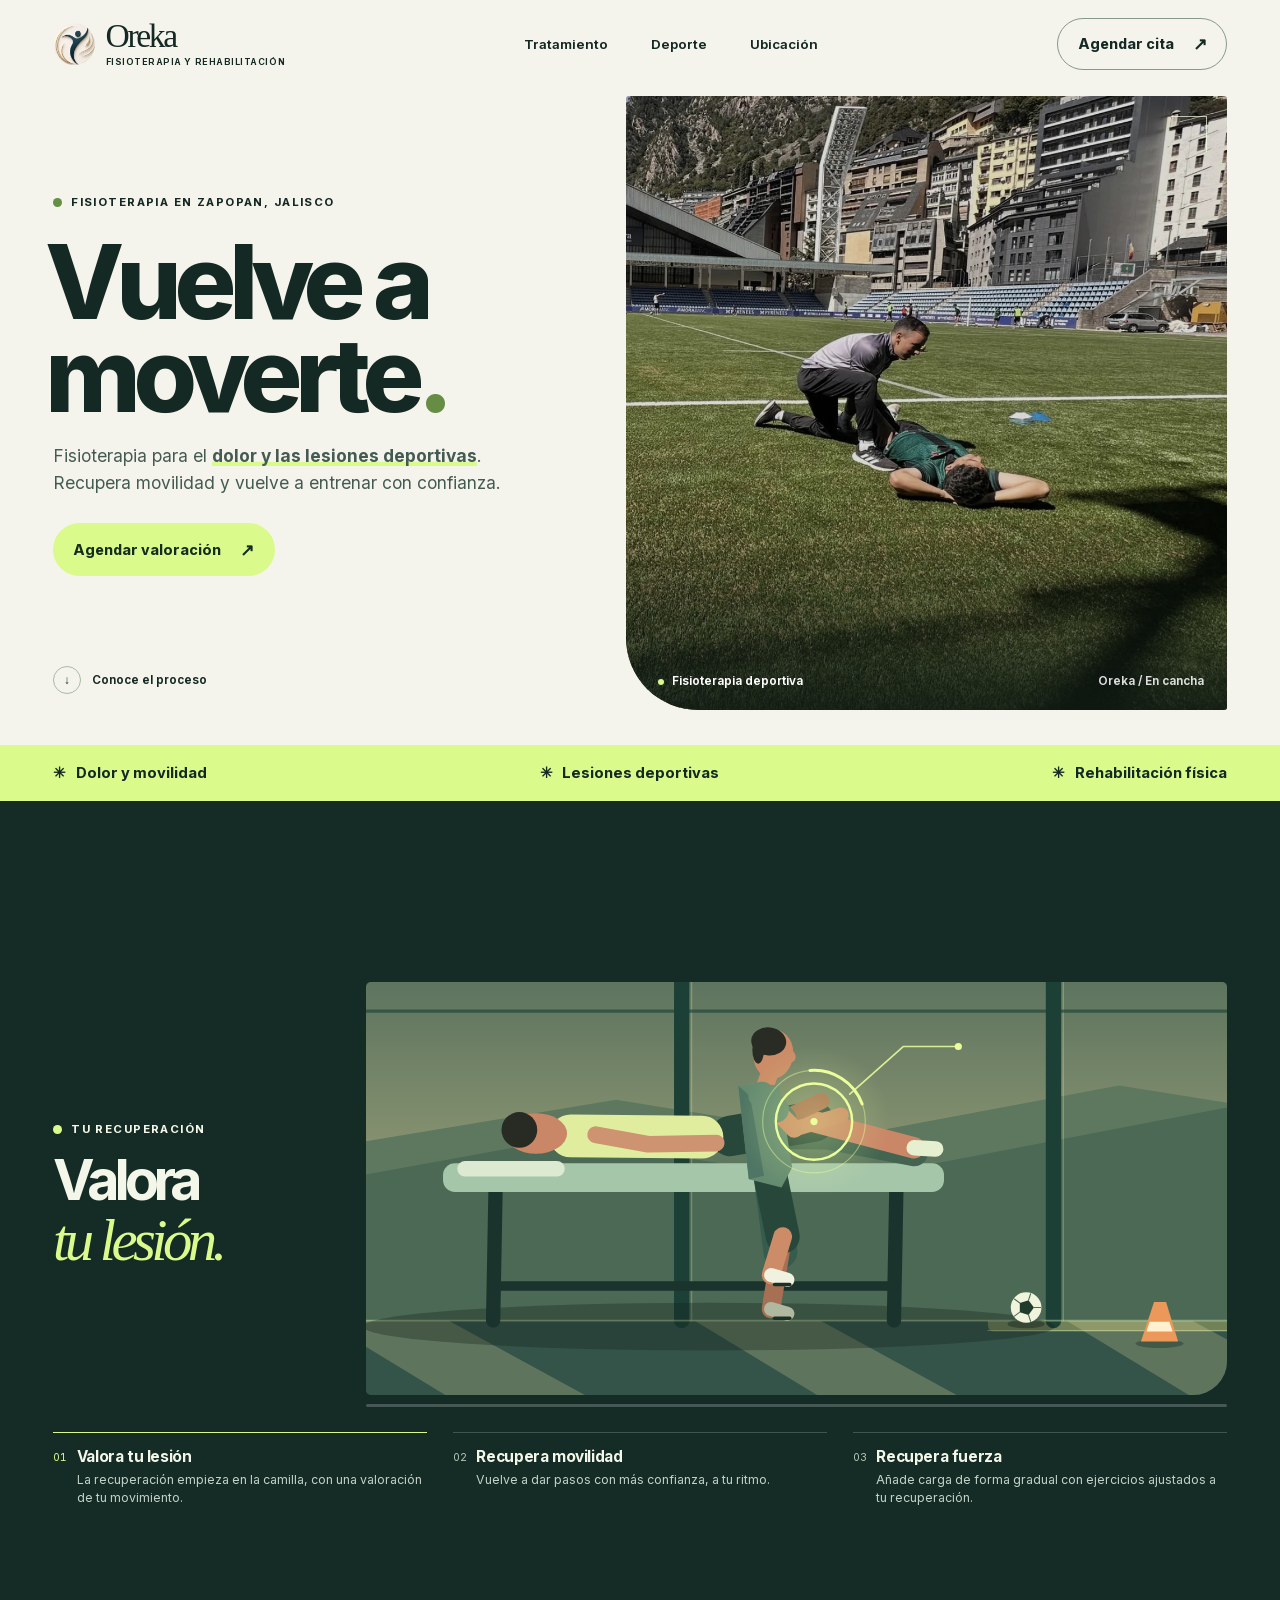
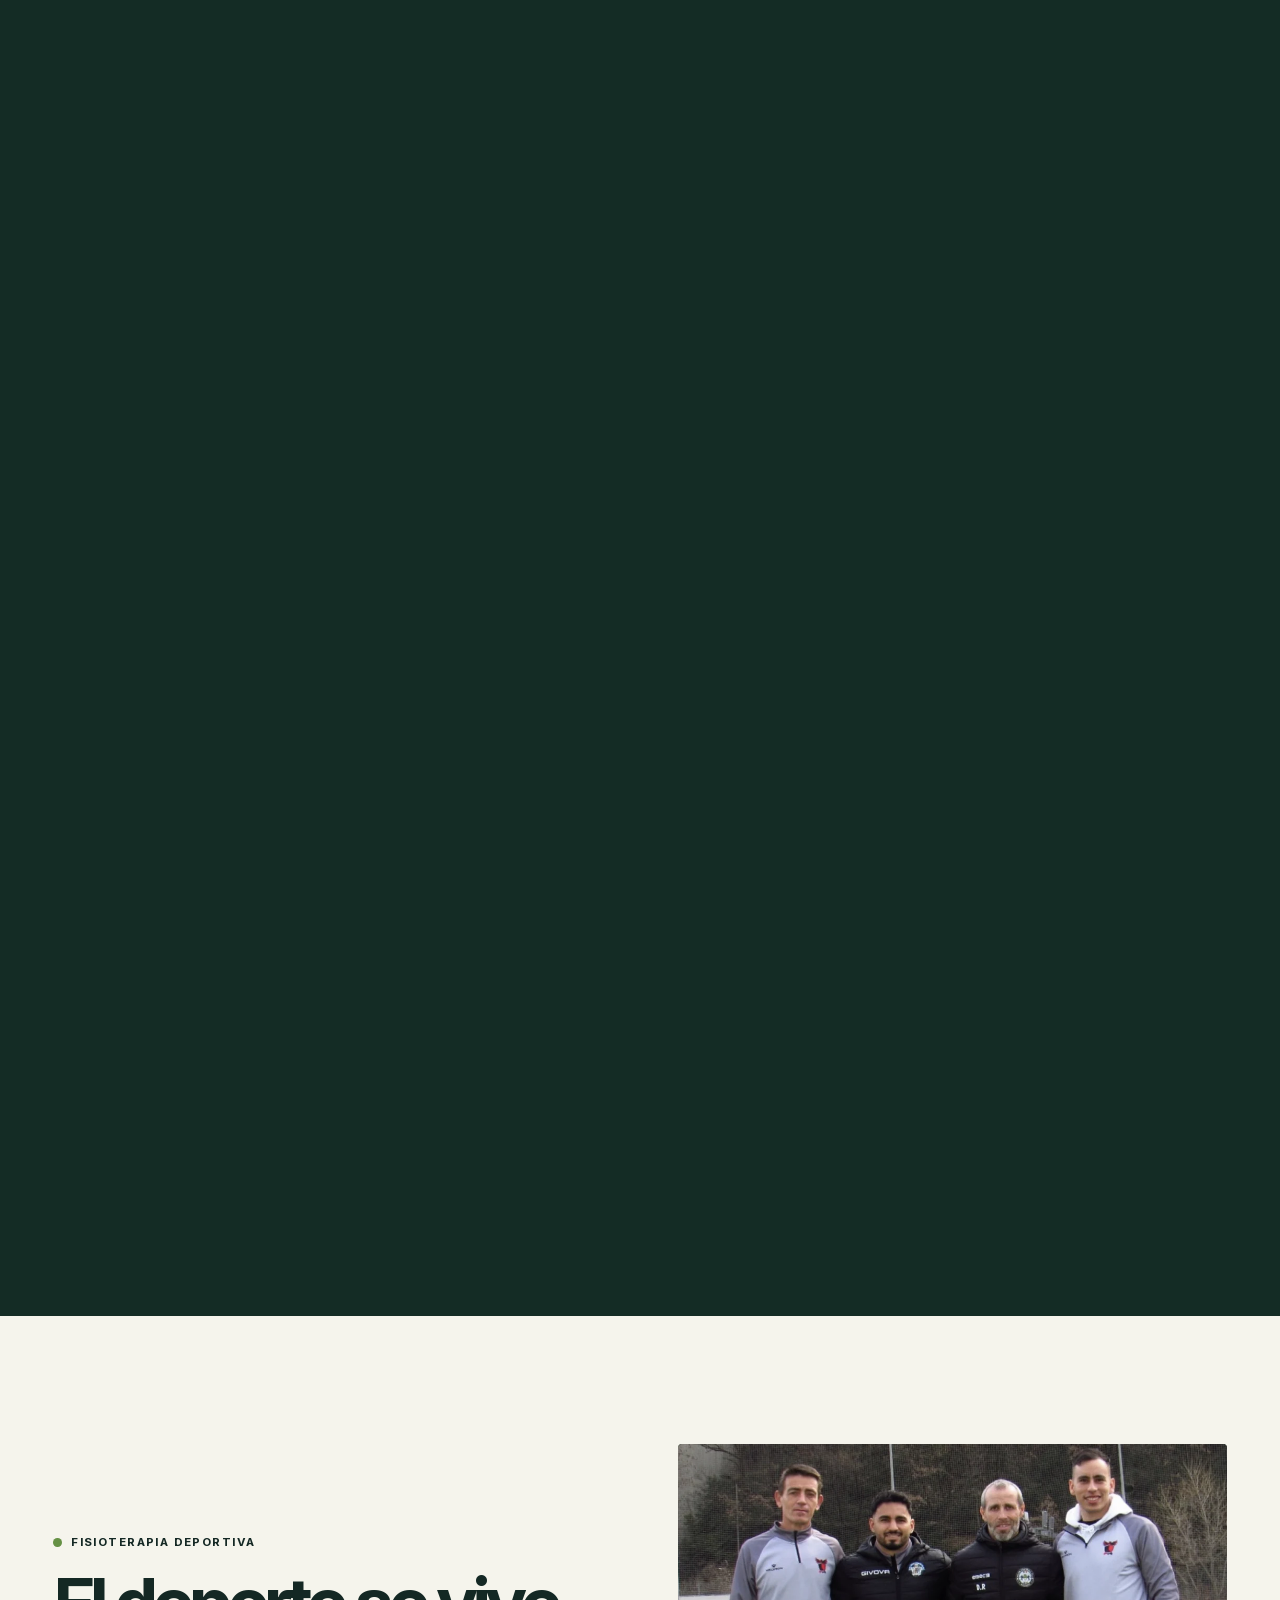
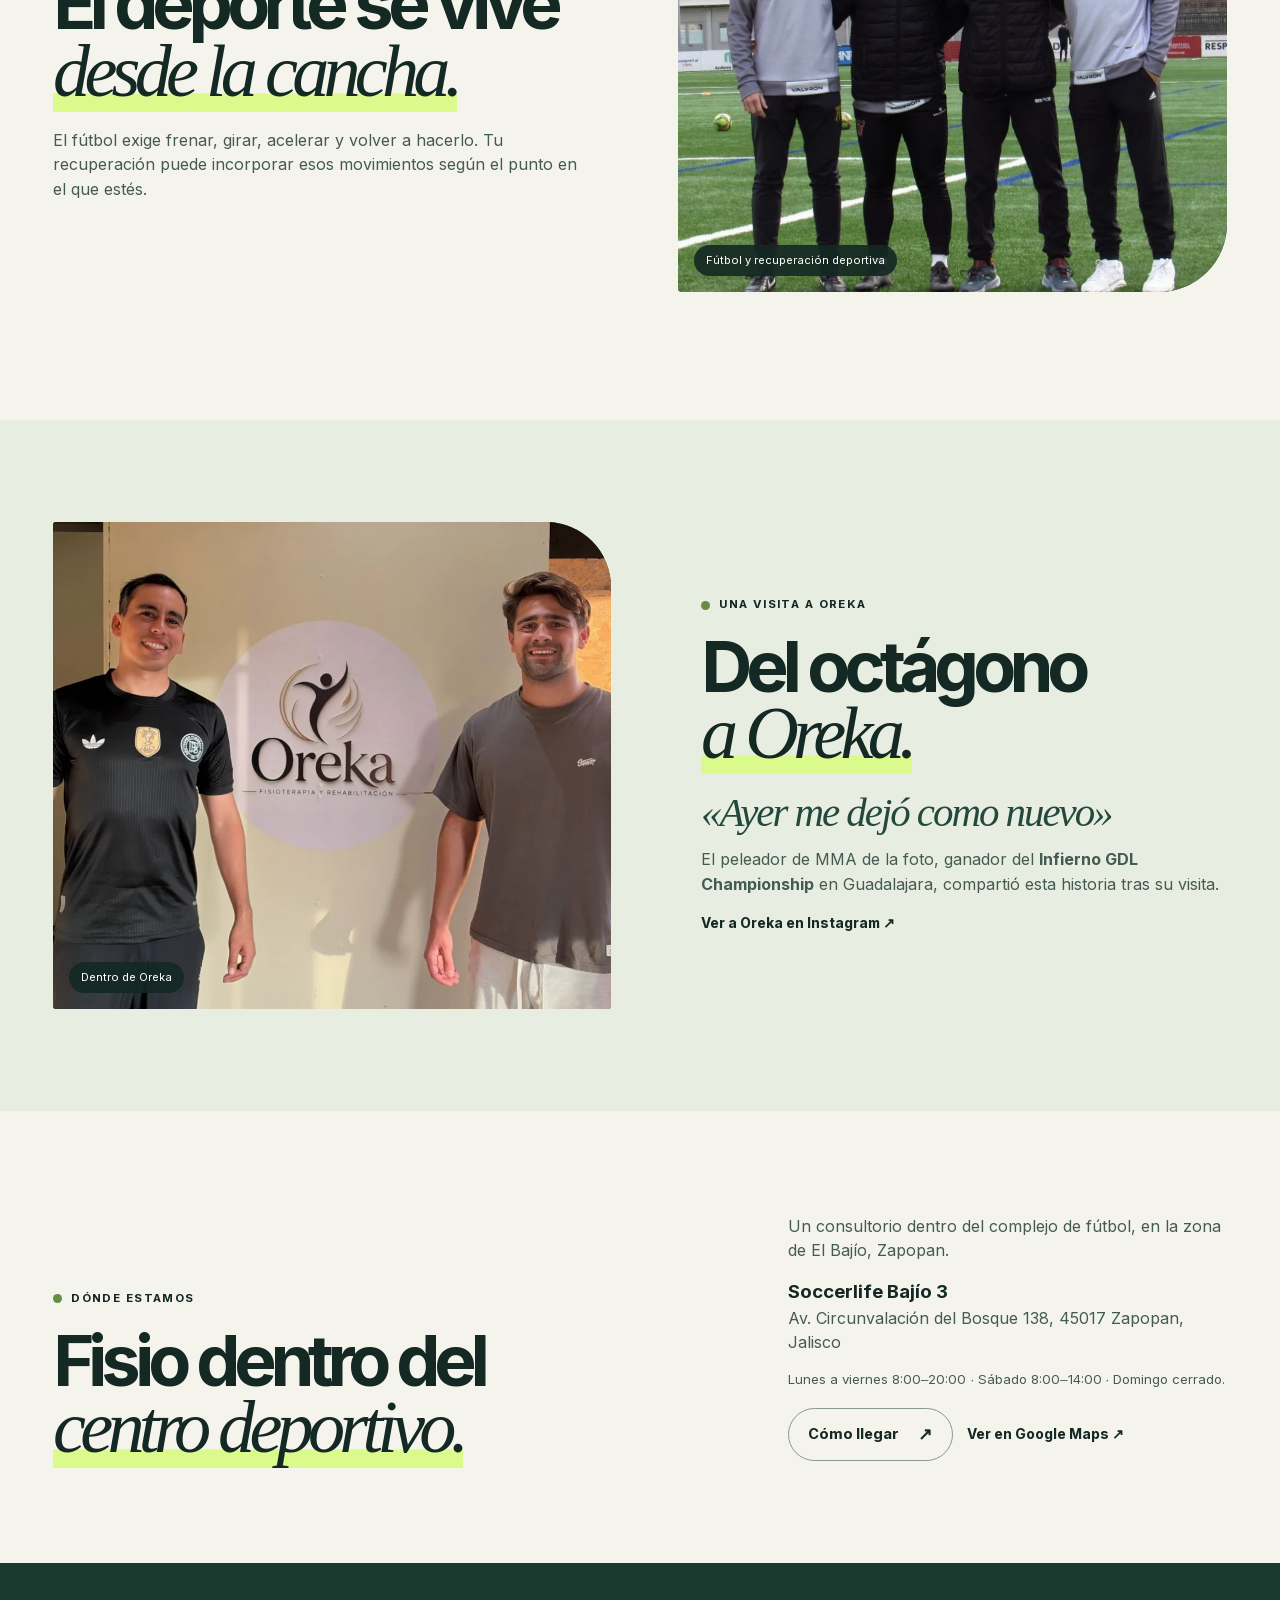
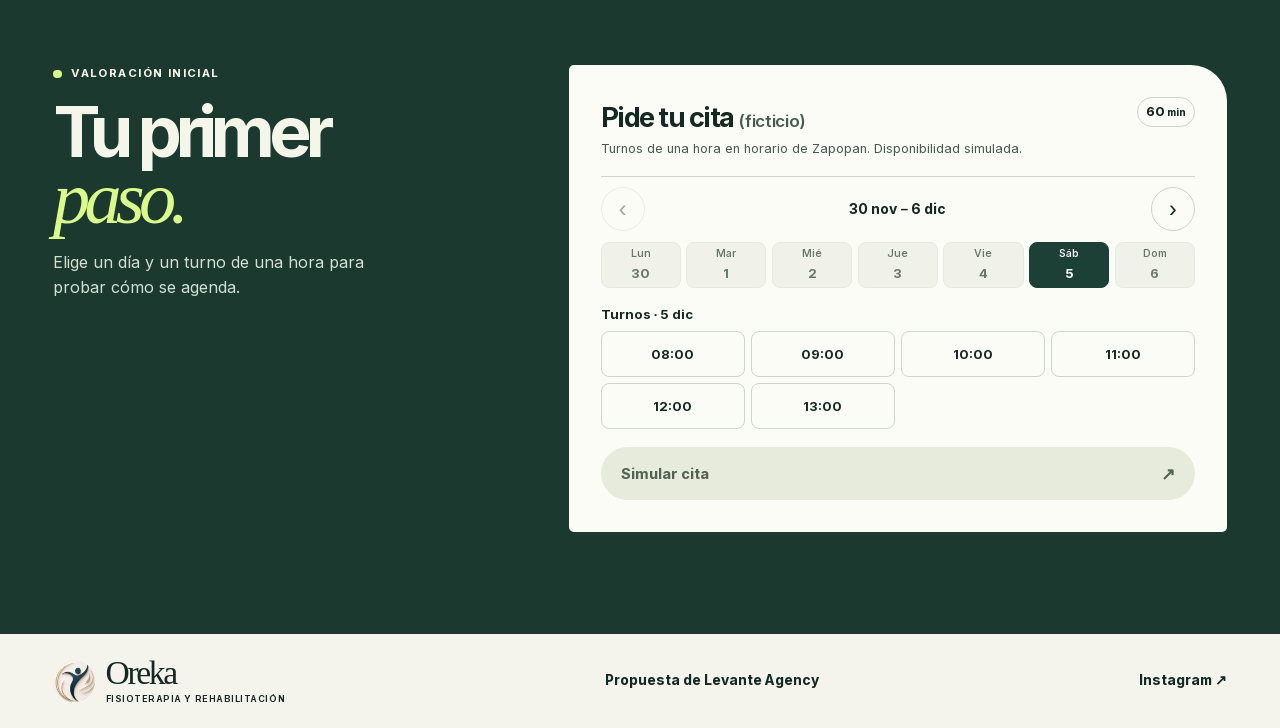
<file: index.html>
<!doctype html>
<html lang="es-MX">
<head>
  <meta charset="utf-8">
  <meta name="viewport" content="width=device-width, initial-scale=1">
  <meta name="theme-color" content="#f5f4ec">
  <meta name="robots" content="noindex, nofollow">
  <meta name="description" content="Oreka Fisioterapia y Rehabilitación en Zapopan, Jalisco. Fisioterapia para el dolor, lesiones deportivas y recuperación de la movilidad.">
  <meta property="og:title" content="Oreka Fisioterapia y Rehabilitación">
  <meta property="og:description" content="Vuelve a moverte con confianza. Conoce Oreka y prueba la agenda de demostración.">
  <link rel="icon" href="assets/oreka-logo.webp" type="image/webp">
  <link rel="stylesheet" href="styles.css">
  <script defer src="app.js"></script>
  <title>Oreka · Fisioterapia y rehabilitación</title>
</head>
<body>
  <a class="skip" href="#contenido">Ir al contenido</a>
  <header class="header shell">
    <a class="brand" href="#inicio" aria-label="Oreka, inicio">
      <img src="assets/oreka-logo.webp" width="42" height="42" alt="">
      <span>Oreka<small>Fisioterapia y rehabilitación</small></span>
    </a>
    <nav aria-label="Navegación principal">
      <a href="#tratamiento">Tratamiento</a>
      <a href="#deporte">Deporte</a>
      <a href="#ubicacion">Ubicación</a>
    </nav>
    <a class="button button-outline header-book" href="#cita">Agendar cita <span aria-hidden="true">↗</span></a>
  </header>

  <main id="contenido">
    <section class="hero shell" id="inicio" aria-labelledby="hero-title">
      <div class="hero-copy">
        <p class="eyebrow"><span class="dot"></span> Fisioterapia en Zapopan, Jalisco</p>
        <h1 id="hero-title">Vuelve a<br>moverte<span class="period">.</span></h1>
        <p class="hero-description">Fisioterapia para el <strong class="accent-mark">dolor y las lesiones deportivas</strong>. Recupera movilidad y vuelve a entrenar con confianza.</p>
        <a class="button button-primary" href="#cita">Agendar valoración <span aria-hidden="true">↗</span></a>
        <a class="scroll-link" href="#tratamiento"><span aria-hidden="true">↓</span> Conoce el proceso</a>
      </div>
      <figure class="hero-image">
        <img src="assets/cancha.webp" width="1132" height="1143" alt="Fisioterapeuta atendiendo a un jugador sobre el césped de una cancha de fútbol" fetchpriority="high">
        <div class="finder" aria-hidden="true"></div>
        <figcaption><i></i> Fisioterapia deportiva <span>Oreka / En cancha</span></figcaption>
      </figure>
    </section>

    <div class="service-strip" aria-label="Áreas de atención">
      <div class="shell" data-reveal>
        <span><i aria-hidden="true">✳</i> Dolor y movilidad</span>
        <span><i aria-hidden="true">✳</i> Lesiones deportivas</span>
        <span><i aria-hidden="true">✳</i> Rehabilitación física</span>
      </div>
    </div>

    <section class="motion" id="tratamiento" aria-labelledby="motion-label">
      <div class="motion-sticky">
        <div class="shell motion-inner">
          <div class="motion-intro" data-reveal>
            <p class="eyebrow" id="motion-label"><span class="dot"></span> Tu recuperación</p>
            <h2 id="motion-title">Valora <em>tu lesión.</em></h2>
          </div>
          <div class="motion-figure">
            <canvas id="athlete" width="1000" height="480" aria-hidden="true"></canvas>
            <div class="motion-track" aria-hidden="true"><span></span></div>
          </div>
          <ol class="motion-steps">
            <li><span class="step-number" aria-hidden="true">01</span><div><h3>Valora <span>tu lesión</span></h3><p>La recuperación empieza en la camilla, con una valoración de tu movimiento.</p></div></li>
            <li><span class="step-number" aria-hidden="true">02</span><div><h3>Recupera <span>movilidad</span></h3><p>Vuelve a dar pasos con más confianza, a tu ritmo.</p></div></li>
            <li><span class="step-number" aria-hidden="true">03</span><div><h3>Recupera <span>fuerza</span></h3><p>Añade carga de forma gradual con ejercicios ajustados a tu recuperación.</p></div></li>
          </ol>
        </div>
      </div>
    </section>

    <section class="sport shell" id="deporte" aria-labelledby="sport-title">
      <div class="section-intro" data-reveal>
        <p class="eyebrow"><span class="dot"></span> Fisioterapia deportiva</p>
        <h2 id="sport-title">El deporte se vive<br><em class="accent-mark">desde la cancha.</em></h2>
        <p>El fútbol exige frenar, girar, acelerar y volver a hacerlo. Tu recuperación puede incorporar esos movimientos según el punto en el que estés.</p>
      </div>
      <figure class="team-image" data-reveal="photo">
        <img src="assets/equipo.webp" alt="Cuatro integrantes de un cuerpo deportivo posan juntos en un campo de fútbol" width="1050" height="953" loading="lazy">
        <figcaption>Fútbol y recuperación deportiva</figcaption>
      </figure>
    </section>

    <section class="story" aria-labelledby="story-title">
      <div class="shell story-grid">
        <figure class="story-image" data-reveal="photo">
          <img src="assets/oreka-mma.webp" alt="El fisioterapeuta de Oreka a la izquierda junto a un peleador de MMA en las instalaciones de Oreka" width="1150" height="900" loading="lazy">
          <figcaption>Dentro de Oreka</figcaption>
        </figure>
        <div class="story-copy" data-reveal>
          <p class="eyebrow"><span class="dot"></span> Una visita a Oreka</p>
          <h2 id="story-title">Del octágono<br><em class="accent-mark">a Oreka.</em></h2>
          <blockquote>«Ayer me dejó como nuevo»</blockquote>
          <p>El peleador de MMA de la foto, ganador del <strong>Infierno GDL Championship</strong> en Guadalajara, compartió esta historia tras su visita.</p>
          <a class="text-link" href="https://www.instagram.com/oreka_fisio/" target="_blank" rel="noopener">Ver a Oreka en Instagram <span aria-hidden="true">↗</span></a>
        </div>
      </div>
    </section>

    <section class="location shell" id="ubicacion" aria-labelledby="location-title">
      <div data-reveal>
        <p class="eyebrow"><span class="dot"></span> Dónde estamos</p>
        <h2 id="location-title">Fisio dentro del<br><em class="accent-mark">centro deportivo.</em></h2>
      </div>
      <div class="location-detail" data-reveal>
        <p>Un consultorio dentro del complejo de fútbol, en la zona de El Bajío, Zapopan.</p>
        <address><strong>Soccerlife Bajío 3</strong>Av. Circunvalación del Bosque 138, 45017 Zapopan, Jalisco</address>
        <p class="location-hours">Lunes a viernes 8:00–20:00 · Sábado 8:00–14:00 · Domingo cerrado.</p>
        <a class="button button-outline" href="https://www.google.com/maps/dir/?api=1&amp;destination=Oreka%20Fisioterapia%20y%20Rehabilitaci%C3%B3n%2C%20Av.%20Circunvalaci%C3%B3n%20del%20Bosque%20138%2C%20Zapopan%2C%20Jalisco" target="_blank" rel="noopener">Cómo llegar <span aria-hidden="true">↗</span></a>
        <a class="text-link google-profile" href="https://www.google.com/maps/search/?api=1&amp;query=Oreka%20fisioterapia%20y%20rehabilitaci%C3%B3n%2C%20Av.%20Circunvalaci%C3%B3n%20del%20Bosque%20138%2C%20Zapopan" target="_blank" rel="noopener">Ver en Google Maps <span aria-hidden="true">↗</span></a>
      </div>
    </section>

    <section class="booking" id="cita" aria-labelledby="booking-title">
      <div class="shell booking-inner">
        <div class="booking-copy" data-reveal>
          <p class="eyebrow"><span class="dot"></span> Valoración inicial</p>
          <h2 id="booking-title">Tu primer<br><em>paso.</em></h2>
          <p>Elige un día y un turno de una hora para probar cómo se agenda.</p>
        </div>
        <div class="calendar" data-reveal>
          <div class="calendar-heading">
            <div><h3>Pide tu cita <small>(ficticio)</small></h3><p id="calendar-note">Turnos de una hora en horario de Zapopan. Disponibilidad simulada.</p></div>
            <span class="calendar-clock" aria-hidden="true">60<span> min</span></span>
          </div>
          <div class="week-heading">
            <button type="button" id="prev-week" aria-label="Semana anterior">‹</button>
            <p id="week-label" aria-live="polite"></p>
            <button type="button" id="next-week" aria-label="Semana siguiente">›</button>
          </div>
          <fieldset class="choice-field">
            <legend class="sr-only">Elige el día</legend>
            <div class="days" id="days"></div>
          </fieldset>
          <fieldset class="choice-field">
            <legend id="slots-label">Elige un turno</legend>
            <div class="slots" id="slots"></div>
          </fieldset>
          <button class="button button-primary reserve" type="button" id="reserve" disabled>Simular cita <span aria-hidden="true">↗</span></button>
          <p id="confirmation" role="status" hidden></p>
          <noscript><p>Activa JavaScript para probar la agenda.</p></noscript>
        </div>
      </div>
    </section>
  </main>

  <footer class="footer shell">
    <a class="brand" href="#inicio" aria-label="Oreka, volver al inicio">
      <img src="assets/oreka-logo.webp" width="42" height="42" alt="">
      <span>Oreka<small>Fisioterapia y rehabilitación</small></span>
    </a>
    <a class="text-link" href="propuesta/index.html">Propuesta de Levante Agency</a>
    <a class="text-link" href="https://www.instagram.com/oreka_fisio/" target="_blank" rel="noopener">Instagram <span aria-hidden="true">↗</span></a>
  </footer>
</body>
</html>
</file>
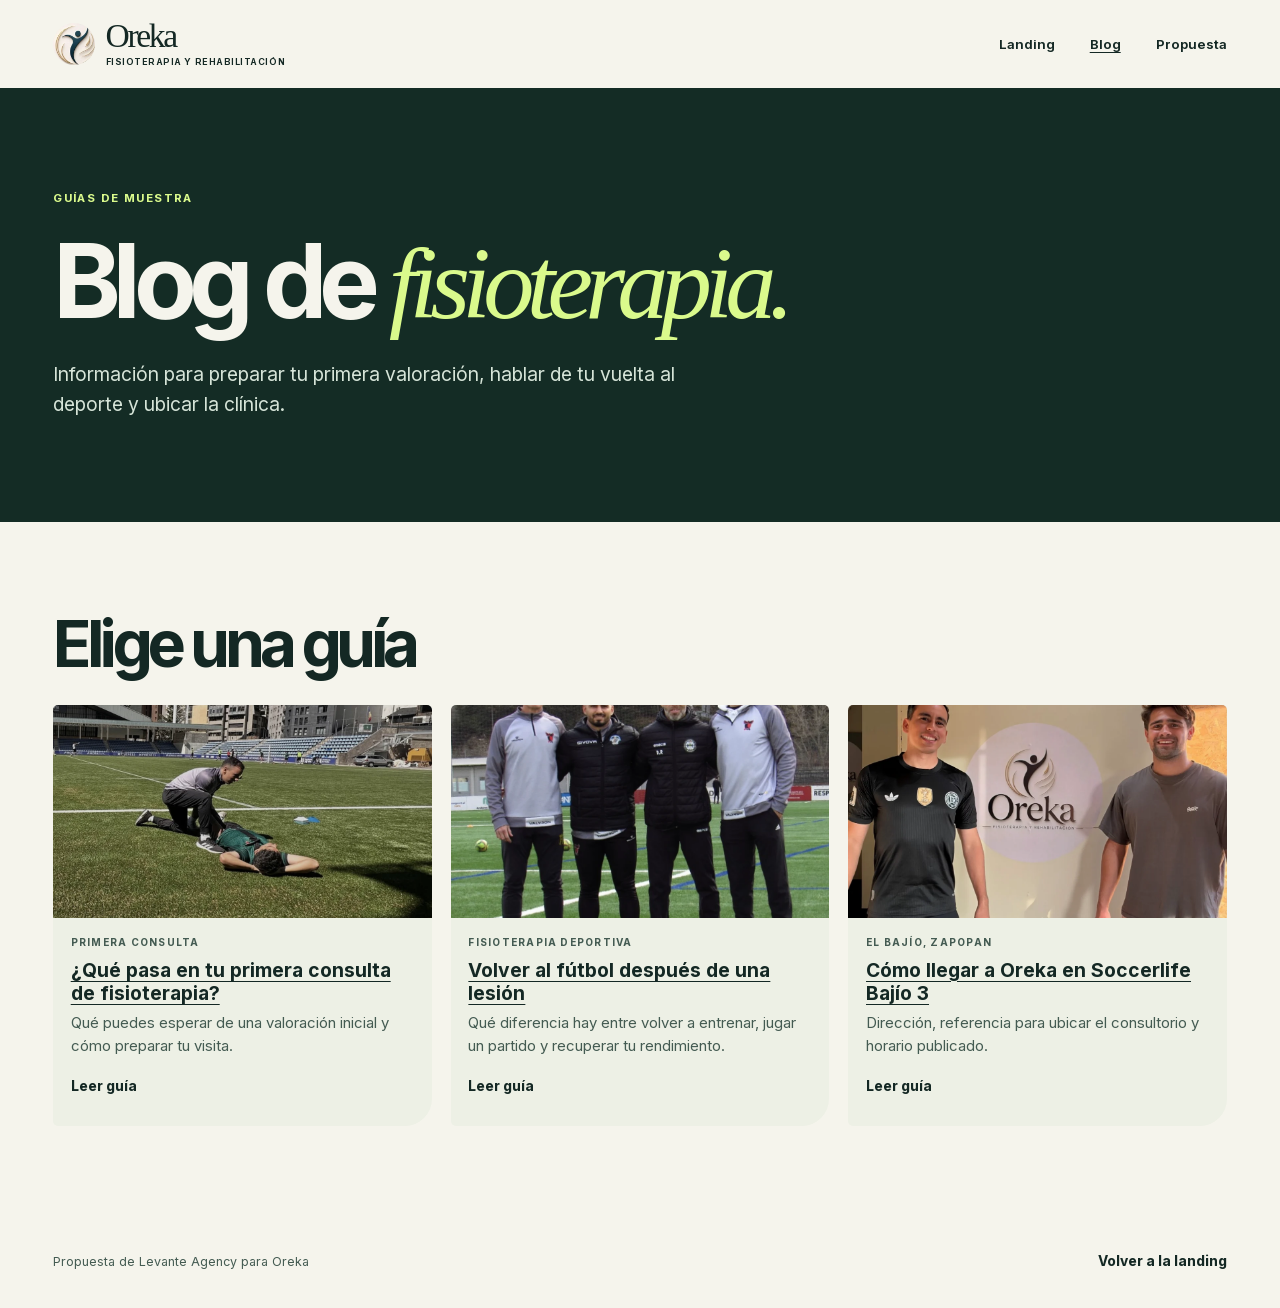
<file: blog/index.html>
<!doctype html>
<html lang="es-MX">
<head>
  <meta charset="utf-8">
  <meta name="viewport" content="width=device-width, initial-scale=1">
  <meta name="theme-color" content="#142c25">
  <meta name="robots" content="noindex, nofollow">
  <title>Blog de fisioterapia en Zapopan | Oreka</title>
  <meta name="description" content="Guías de muestra de Oreka sobre la primera consulta, el regreso al fútbol y cómo llegar a Soccerlife Bajío 3.">
  <meta property="og:title" content="Blog de fisioterapia en Zapopan | Oreka">
  <meta property="og:description" content="Guías de muestra de Oreka sobre la primera consulta, el regreso al fútbol y cómo llegar a Soccerlife Bajío 3.">
  <link rel="canonical" href="https://gonzalosystems.github.io/oreka-fisioterapia/blog/">
  <link rel="icon" href="../assets/oreka-logo.webp" type="image/webp">
  <link rel="stylesheet" href="../styles.css">
  <link rel="stylesheet" href="../crecimiento.css">
</head>
<body>
  <a class="skip" href="#contenido">Ir al contenido</a>
  <header class="header shell growth-header">
    <a class="brand" href="../index.html" aria-label="Oreka, volver a la landing">
      <img src="../assets/oreka-logo.webp" width="42" height="42" alt="">
      <span>Oreka<small>Fisioterapia y rehabilitación</small></span>
    </a>
    <nav aria-label="Navegación de la propuesta"><a href="../index.html">Landing</a><a href="../blog/index.html" aria-current="page">Blog</a><a href="../propuesta/index.html">Propuesta</a></nav>
  </header>
  <main id="contenido">
    <section class="growth-hero">
      <div class="shell">
        <p class="eyebrow">Guías de muestra</p>
        <h1>Blog de <em>fisioterapia.</em></h1>
        <p class="lead">Información para preparar tu primera valoración, hablar de tu vuelta al deporte y ubicar la clínica.</p>

      </div>
    </section>
    <section class="shell growth-block" aria-labelledby="guides-title">
      <h2 id="guides-title">Elige una guía</h2>
      <div class="growth-grid"><article class="growth-card blog-card">
      <img src="../assets/cancha.webp" alt="Fisioterapeuta valorando a un deportista en la cancha" width="600" height="338" loading="lazy">
      <div class="card-body">
        <p class="eyebrow">Primera consulta</p>
        <h3><a href="primera-consulta/index.html">¿Qué pasa en tu primera consulta de fisioterapia?</a></h3>
        <p>Qué puedes esperar de una valoración inicial y cómo preparar tu visita.</p>
        <a class="text-link" href="primera-consulta/index.html">Leer guía <span class="sr-only">sobre primera consulta</span></a>
      </div>
    </article><article class="growth-card blog-card">
      <img src="../assets/equipo.webp" alt="Integrantes de un cuerpo deportivo en una cancha de fútbol" width="600" height="338" loading="lazy">
      <div class="card-body">
        <p class="eyebrow">Fisioterapia deportiva</p>
        <h3><a href="volver-al-futbol/index.html">Volver al fútbol después de una lesión</a></h3>
        <p>Qué diferencia hay entre volver a entrenar, jugar un partido y recuperar tu rendimiento.</p>
        <a class="text-link" href="volver-al-futbol/index.html">Leer guía <span class="sr-only">sobre fisioterapia deportiva</span></a>
      </div>
    </article><article class="growth-card blog-card">
      <img src="../assets/oreka-mma.webp" alt="Interior de Oreka con su logotipo en la pared" width="600" height="338" loading="lazy">
      <div class="card-body">
        <p class="eyebrow">El Bajío, Zapopan</p>
        <h3><a href="como-llegar-a-oreka/index.html">Cómo llegar a Oreka en Soccerlife Bajío 3</a></h3>
        <p>Dirección, referencia para ubicar el consultorio y horario publicado.</p>
        <a class="text-link" href="como-llegar-a-oreka/index.html">Leer guía <span class="sr-only">sobre el bajío, zapopan</span></a>
      </div>
    </article></div>
    </section>
  </main>
  <footer class="footer shell growth-footer">
    <p>Propuesta de Levante Agency para Oreka</p>
    <a class="text-link" href="../index.html">Volver a la landing</a>
  </footer>
</body>
</html>
</file>
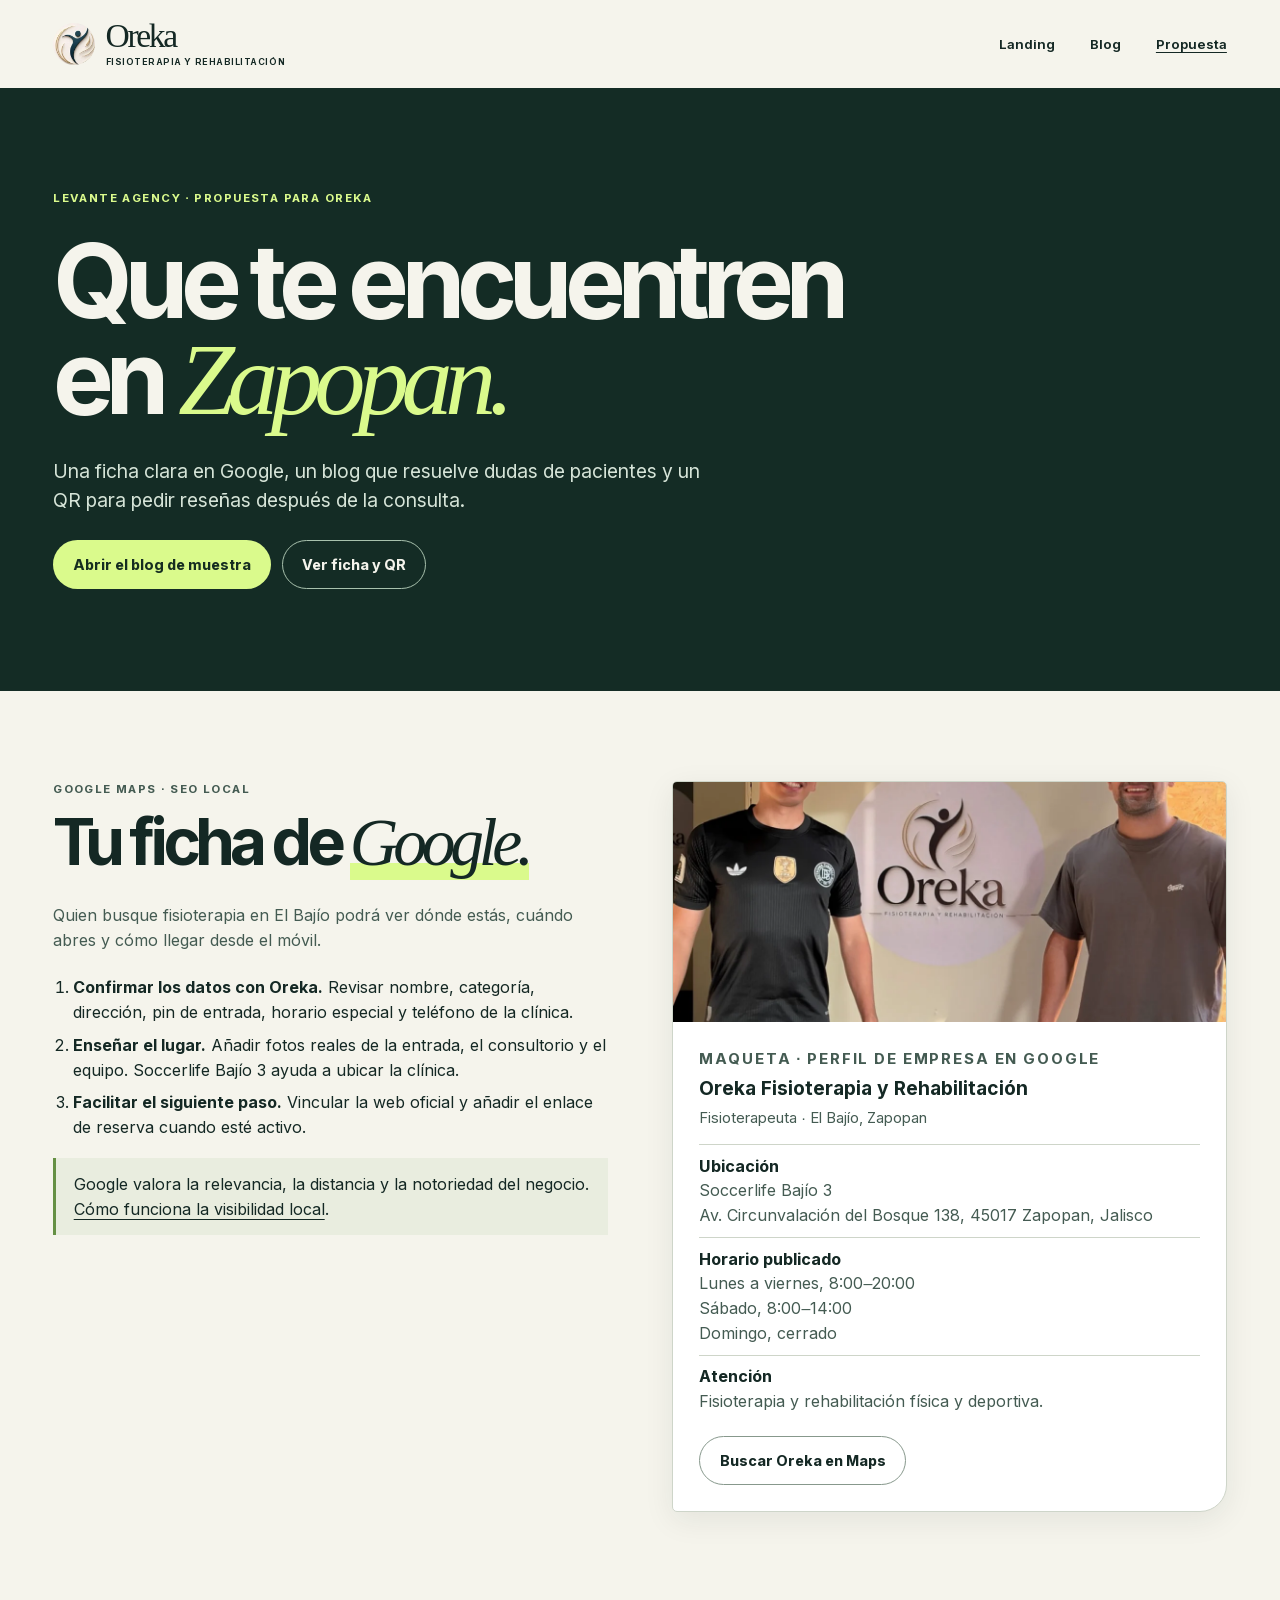
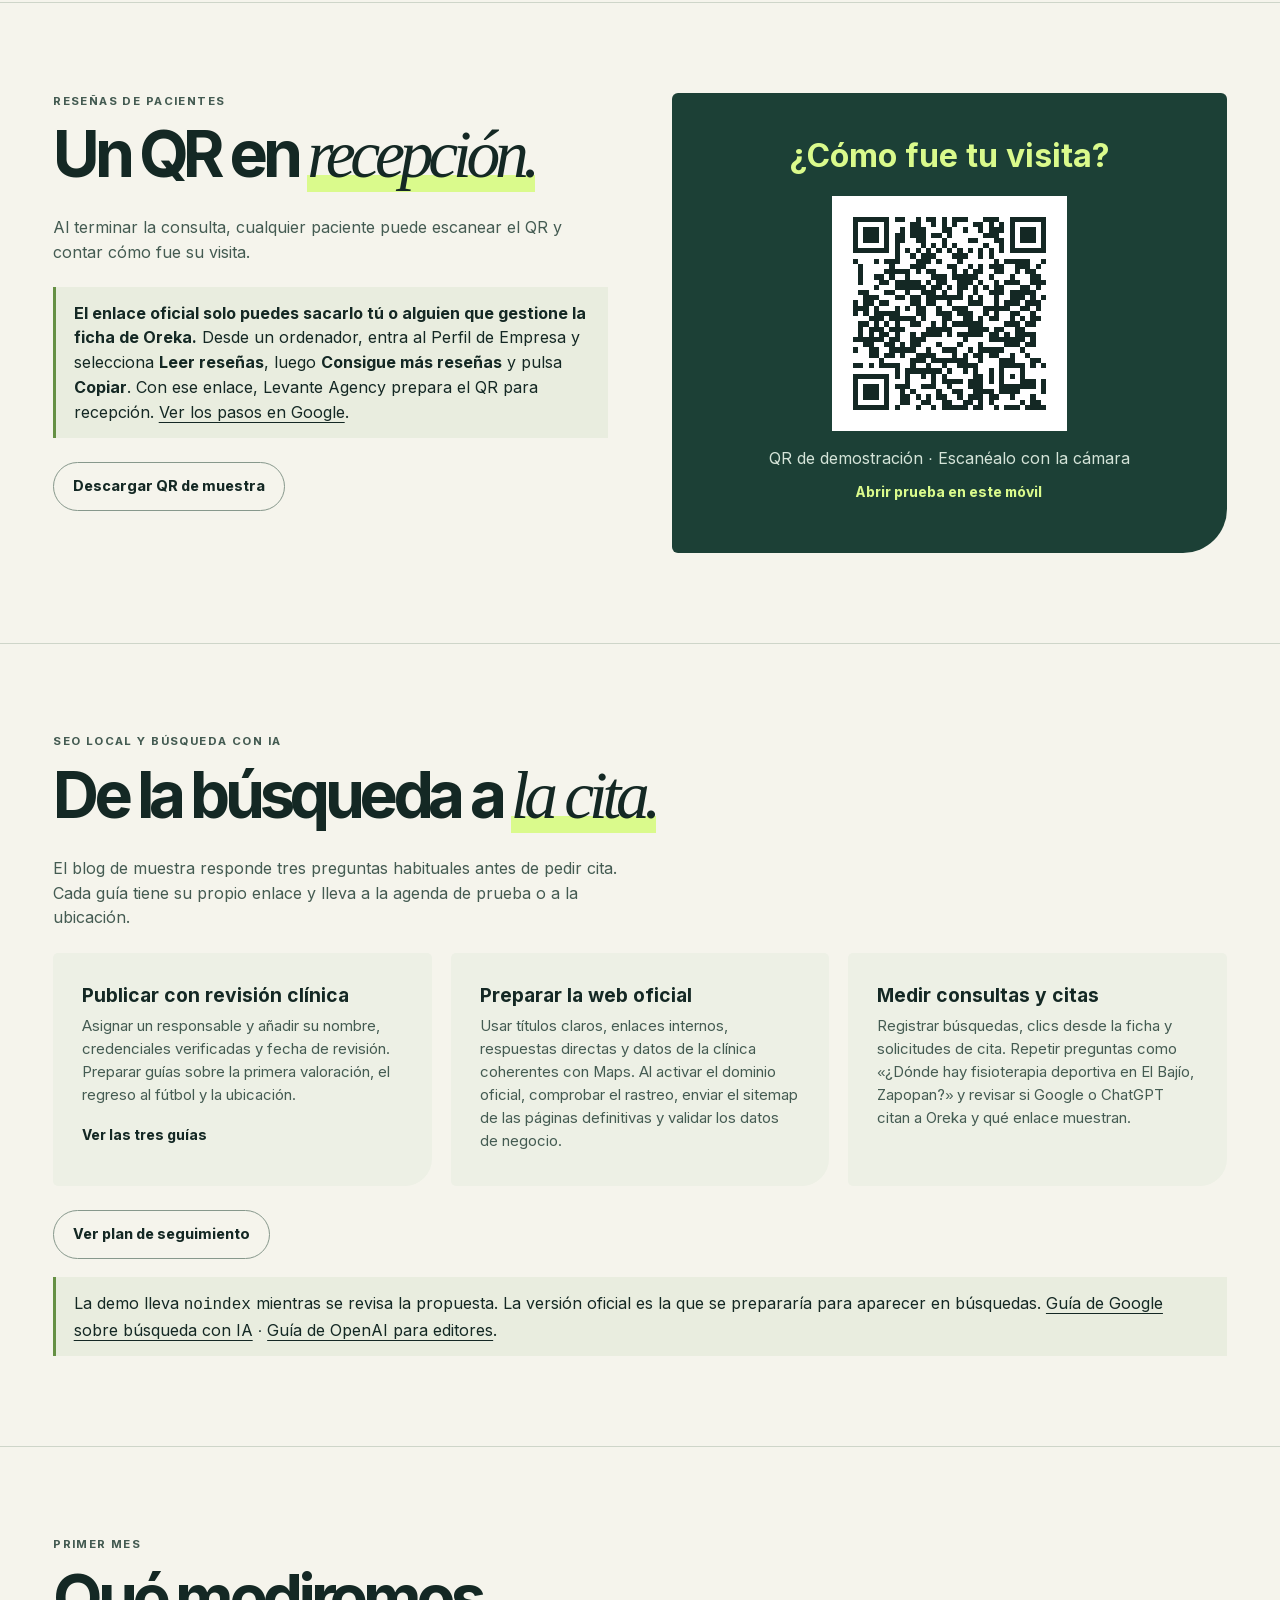
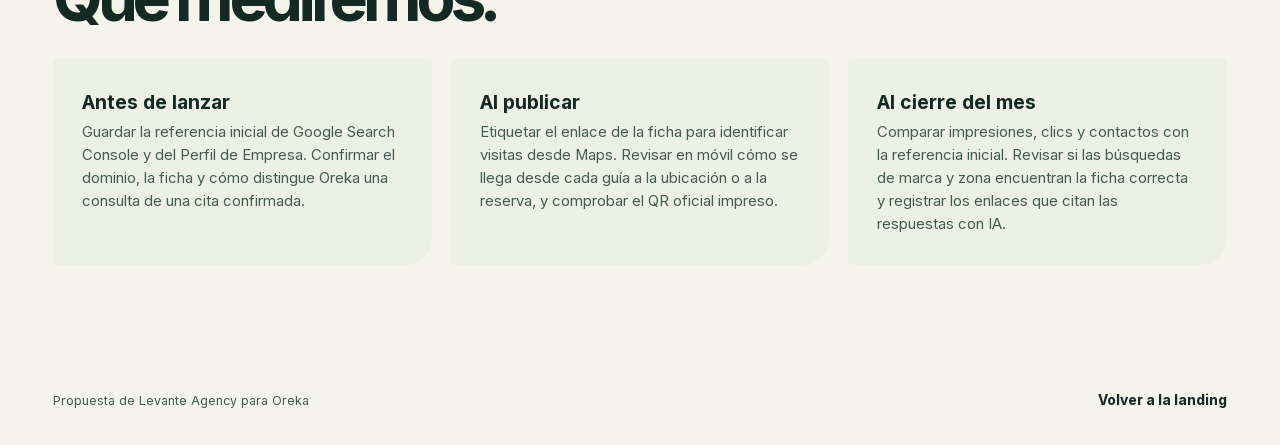
<file: propuesta/index.html>
<!doctype html>
<html lang="es-MX">
<head>
  <meta charset="utf-8">
  <meta name="viewport" content="width=device-width, initial-scale=1">
  <meta name="theme-color" content="#142c25">
  <meta name="robots" content="noindex, nofollow">
  <title>Propuesta SEO local, Google y reseñas | Oreka</title>
  <meta name="description" content="Propuesta de Levante Agency para Oreka: ficha de Google de muestra, QR de reseñas y blog de fisioterapia para Zapopan.">
  <meta property="og:title" content="Propuesta SEO local, Google y reseñas | Oreka">
  <meta property="og:description" content="Propuesta de Levante Agency para Oreka: ficha de Google de muestra, QR de reseñas y blog de fisioterapia para Zapopan.">
  <link rel="canonical" href="https://gonzalosystems.github.io/oreka-fisioterapia/propuesta/">
  <link rel="icon" href="../assets/oreka-logo.webp" type="image/webp">
  <link rel="stylesheet" href="../styles.css">
  <link rel="stylesheet" href="../crecimiento.css">
</head>
<body>
  <a class="skip" href="#contenido">Ir al contenido</a>
  <header class="header shell growth-header">
    <a class="brand" href="../index.html" aria-label="Oreka, volver a la landing">
      <img src="../assets/oreka-logo.webp" width="42" height="42" alt="">
      <span>Oreka<small>Fisioterapia y rehabilitación</small></span>
    </a>
    <nav aria-label="Navegación de la propuesta"><a href="../index.html">Landing</a><a href="../blog/index.html">Blog</a><a href="../propuesta/index.html" aria-current="page">Propuesta</a></nav>
  </header>
  <main id="contenido">
    <section class="growth-hero">
      <div class="shell">
        <p class="eyebrow">Levante Agency · Propuesta para Oreka</p>
        <h1>Que te encuentren en <em>Zapopan.</em></h1>
        <p class="lead">Una ficha clara en Google, un blog que resuelve dudas de pacientes y un QR para pedir reseñas después de la consulta.</p>
        <div class="growth-actions">
          <a class="button button-primary" href="../blog/index.html">Abrir el blog de muestra</a>
          <a class="button button-outline" href="#ficha">Ver ficha y QR</a>
        </div>
      </div>
    </section>

    <section class="shell growth-block growth-split" id="ficha" aria-labelledby="profile-title">
      <div>
        <p class="eyebrow">Google Maps · SEO local</p>
        <h2 id="profile-title">Tu ficha de <em class="accent-mark">Google.</em></h2>
        <p class="intro">Quien busque fisioterapia en El Bajío podrá ver dónde estás, cuándo abres y cómo llegar desde el móvil.</p>
        <ol>
          <li><strong>Confirmar los datos con Oreka.</strong> Revisar nombre, categoría, dirección, pin de entrada, horario especial y teléfono de la clínica.</li>
          <li><strong>Enseñar el lugar.</strong> Añadir fotos reales de la entrada, el consultorio y el equipo. Soccerlife Bajío 3 ayuda a ubicar la clínica.</li>
          <li><strong>Facilitar el siguiente paso.</strong> Vincular la web oficial y añadir el enlace de reserva cuando esté activo.</li>
        </ol>
        <p class="growth-note">Google valora la relevancia, la distancia y la notoriedad del negocio. <a href="https://support.google.com/business/answer/7091?hl=es">Cómo funciona la visibilidad local</a>.</p>
      </div>
      <article class="growth-card profile" aria-label="Maqueta de ficha de Google de Oreka">
        <img class="profile-cover" src="../assets/oreka-mma.webp" alt="Interior de Oreka con su logotipo visible" width="1150" height="900" loading="lazy">
        <div class="profile-body">
          <p class="eyebrow">Maqueta · Perfil de Empresa en Google</p>
          <h3>Oreka Fisioterapia y Rehabilitación</h3>
          <p>Fisioterapeuta · El Bajío, Zapopan</p>
          <dl class="profile-data">
            <div><dt>Ubicación</dt><dd><address>Soccerlife Bajío 3<br>Av. Circunvalación del Bosque 138, 45017 Zapopan, Jalisco</address></dd></div>
            <div><dt>Horario publicado</dt><dd>Lunes a viernes, 8:00–20:00<br>Sábado, 8:00–14:00<br>Domingo, cerrado</dd></div>
            <div><dt>Atención</dt><dd>Fisioterapia y rehabilitación física y deportiva.</dd></div>
          </dl>
          <a class="button button-outline" href="https://www.google.com/maps/search/?api=1&amp;query=Oreka%20fisioterapia%20y%20rehabilitaci%C3%B3n%2C%20Av.%20Circunvalaci%C3%B3n%20del%20Bosque%20138%2C%20Zapopan">Buscar Oreka en Maps</a>
        </div>
      </article>
    </section>
    <section class="shell growth-block growth-split" id="resenas" aria-labelledby="review-title">
      <div>
        <p class="eyebrow">Reseñas de pacientes</p>
        <h2 id="review-title">Un QR en <em class="accent-mark">recepción.</em></h2>
        <p class="intro">Al terminar la consulta, cualquier paciente puede escanear el QR y contar cómo fue su visita.</p>
        <p class="growth-note"><strong>El enlace oficial solo puedes sacarlo tú o alguien que gestione la ficha de Oreka.</strong> Desde un ordenador, entra al Perfil de Empresa y selecciona <strong>Leer reseñas</strong>, luego <strong>Consigue más reseñas</strong> y pulsa <strong>Copiar</strong>. Con ese enlace, Levante Agency prepara el QR para recepción. <a href="https://support.google.com/business/answer/16816815?hl=es">Ver los pasos en Google</a>.</p>
        <div class="growth-actions"><a class="button button-outline" href="../assets/oreka-qr-resenas-demo.png" download>Descargar QR de muestra</a></div>
      </div>
      <figure class="qr-card">
        <h3>¿Cómo fue tu visita?</h3>
        <a href="../resena-demo/index.html" aria-label="Abrir el destino de prueba del QR"><img src="../assets/oreka-qr-resenas-demo.png" width="450" height="450" alt="Código QR de muestra para el flujo de reseñas de Oreka" loading="lazy"></a>
        <figcaption>QR de demostración · Escanéalo con la cámara</figcaption>
        <a class="text-link" href="../resena-demo/index.html">Abrir prueba en este móvil</a>
      </figure>
    </section>
    <section class="shell growth-block" id="plan" aria-labelledby="plan-title">
      <p class="eyebrow">SEO local y búsqueda con IA</p>
      <h2 id="plan-title">De la búsqueda a <em class="accent-mark">la cita.</em></h2>
      <p class="intro">El blog de muestra responde tres preguntas habituales antes de pedir cita. Cada guía tiene su propio enlace y lleva a la agenda de prueba o a la ubicación.</p>
      <div class="growth-grid">
        <article class="growth-card"><h3>Publicar con revisión clínica</h3><p>Asignar un responsable y añadir su nombre, credenciales verificadas y fecha de revisión. Preparar guías sobre la primera valoración, el regreso al fútbol y la ubicación.</p><a class="text-link" href="../blog/index.html">Ver las tres guías</a></article>
        <article class="growth-card"><h3>Preparar la web oficial</h3><p>Usar títulos claros, enlaces internos, respuestas directas y datos de la clínica coherentes con Maps. Al activar el dominio oficial, comprobar el rastreo, enviar el sitemap de las páginas definitivas y validar los datos de negocio.</p></article>
        <article class="growth-card"><h3>Medir consultas y citas</h3><p>Registrar búsquedas, clics desde la ficha y solicitudes de cita. Repetir preguntas como «¿Dónde hay fisioterapia deportiva en El Bajío, Zapopan?» y revisar si Google o ChatGPT citan a Oreka y qué enlace muestran.</p></article>
      </div>
      <div class="growth-actions" aria-label="Secuencia de trabajo">
        <a class="button button-outline" href="#seguimiento">Ver plan de seguimiento</a>
      </div>
      <p class="growth-note">La demo lleva <code>noindex</code> mientras se revisa la propuesta. La versión oficial es la que se prepararía para aparecer en búsquedas. <a href="https://developers.google.com/search/docs/fundamentals/ai-optimization-guide">Guía de Google sobre búsqueda con IA</a> · <a href="https://help.openai.com/en/articles/12627856-publishers-and-developers-faq">Guía de OpenAI para editores</a>.</p>
    </section>
    <section class="shell growth-block" id="seguimiento" aria-labelledby="tracking-title">
      <p class="eyebrow">Primer mes</p>
      <h2 id="tracking-title">Qué mediremos.</h2>
      <div class="growth-grid">
        <article class="growth-card"><h3>Antes de lanzar</h3><p>Guardar la referencia inicial de Google Search Console y del Perfil de Empresa. Confirmar el dominio, la ficha y cómo distingue Oreka una consulta de una cita confirmada.</p></article>
        <article class="growth-card"><h3>Al publicar</h3><p>Etiquetar el enlace de la ficha para identificar visitas desde Maps. Revisar en móvil cómo se llega desde cada guía a la ubicación o a la reserva, y comprobar el QR oficial impreso.</p></article>
        <article class="growth-card"><h3>Al cierre del mes</h3><p>Comparar impresiones, clics y contactos con la referencia inicial. Revisar si las búsquedas de marca y zona encuentran la ficha correcta y registrar los enlaces que citan las respuestas con IA.</p></article>
      </div>
    </section>

  </main>
  <footer class="footer shell growth-footer">
    <p>Propuesta de Levante Agency para Oreka</p>
    <a class="text-link" href="../index.html">Volver a la landing</a>
  </footer>
</body>
</html>
</file>
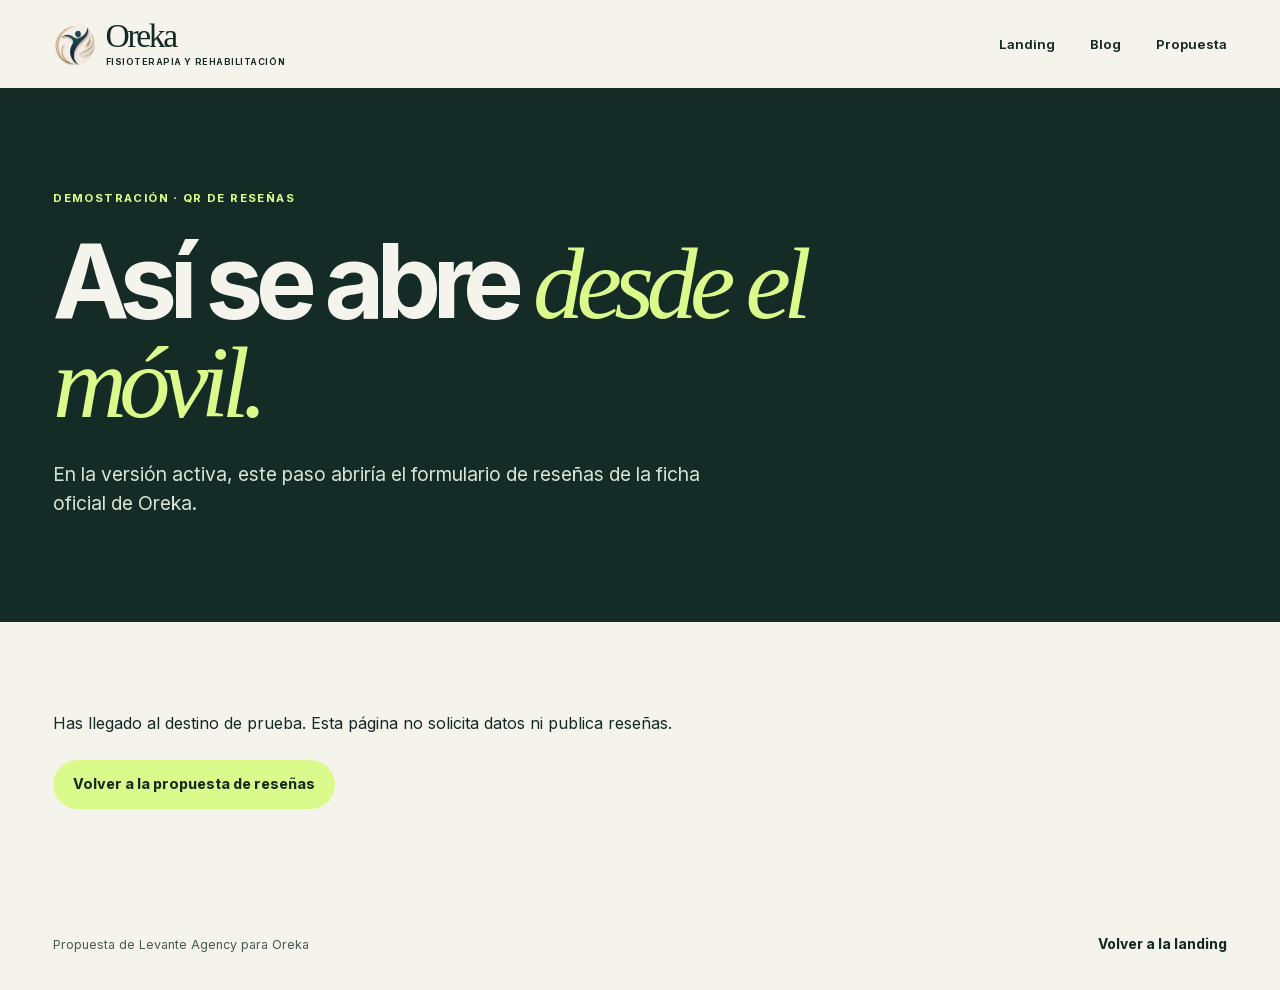
<file: resena-demo/index.html>
<!doctype html>
<html lang="es-MX">
<head>
  <meta charset="utf-8">
  <meta name="viewport" content="width=device-width, initial-scale=1">
  <meta name="theme-color" content="#142c25">
  <meta name="robots" content="noindex, nofollow">
  <title>Demostración del QR de reseñas | Oreka</title>
  <meta name="description" content="Pantalla de prueba del código QR de reseñas de la propuesta de Levante Agency para Oreka.">
  <meta property="og:title" content="Demostración del QR de reseñas | Oreka">
  <meta property="og:description" content="Pantalla de prueba del código QR de reseñas de la propuesta de Levante Agency para Oreka.">
  <link rel="canonical" href="https://gonzalosystems.github.io/oreka-fisioterapia/resena-demo/">
  <link rel="icon" href="../assets/oreka-logo.webp" type="image/webp">
  <link rel="stylesheet" href="../styles.css">
  <link rel="stylesheet" href="../crecimiento.css">
</head>
<body>
  <a class="skip" href="#contenido">Ir al contenido</a>
  <header class="header shell growth-header">
    <a class="brand" href="../index.html" aria-label="Oreka, volver a la landing">
      <img src="../assets/oreka-logo.webp" width="42" height="42" alt="">
      <span>Oreka<small>Fisioterapia y rehabilitación</small></span>
    </a>
    <nav aria-label="Navegación de la propuesta"><a href="../index.html">Landing</a><a href="../blog/index.html">Blog</a><a href="../propuesta/index.html">Propuesta</a></nav>
  </header>
  <main id="contenido">
    <section class="growth-hero">
      <div class="shell">
        <p class="eyebrow">Demostración · QR de reseñas</p>
        <h1>Así se abre <em>desde el móvil.</em></h1>
        <p class="lead">En la versión activa, este paso abriría el formulario de reseñas de la ficha oficial de Oreka.</p>

      </div>
    </section>
    <div class="shell growth-block">
      <p>Has llegado al destino de prueba. Esta página no solicita datos ni publica reseñas.</p>
      <div class="growth-actions"><a class="button button-primary" href="../propuesta/index.html#resenas">Volver a la propuesta de reseñas</a></div>
    </div>
  </main>
  <footer class="footer shell growth-footer">
    <p>Propuesta de Levante Agency para Oreka</p>
    <a class="text-link" href="../index.html">Volver a la landing</a>
  </footer>
</body>
</html>
</file>
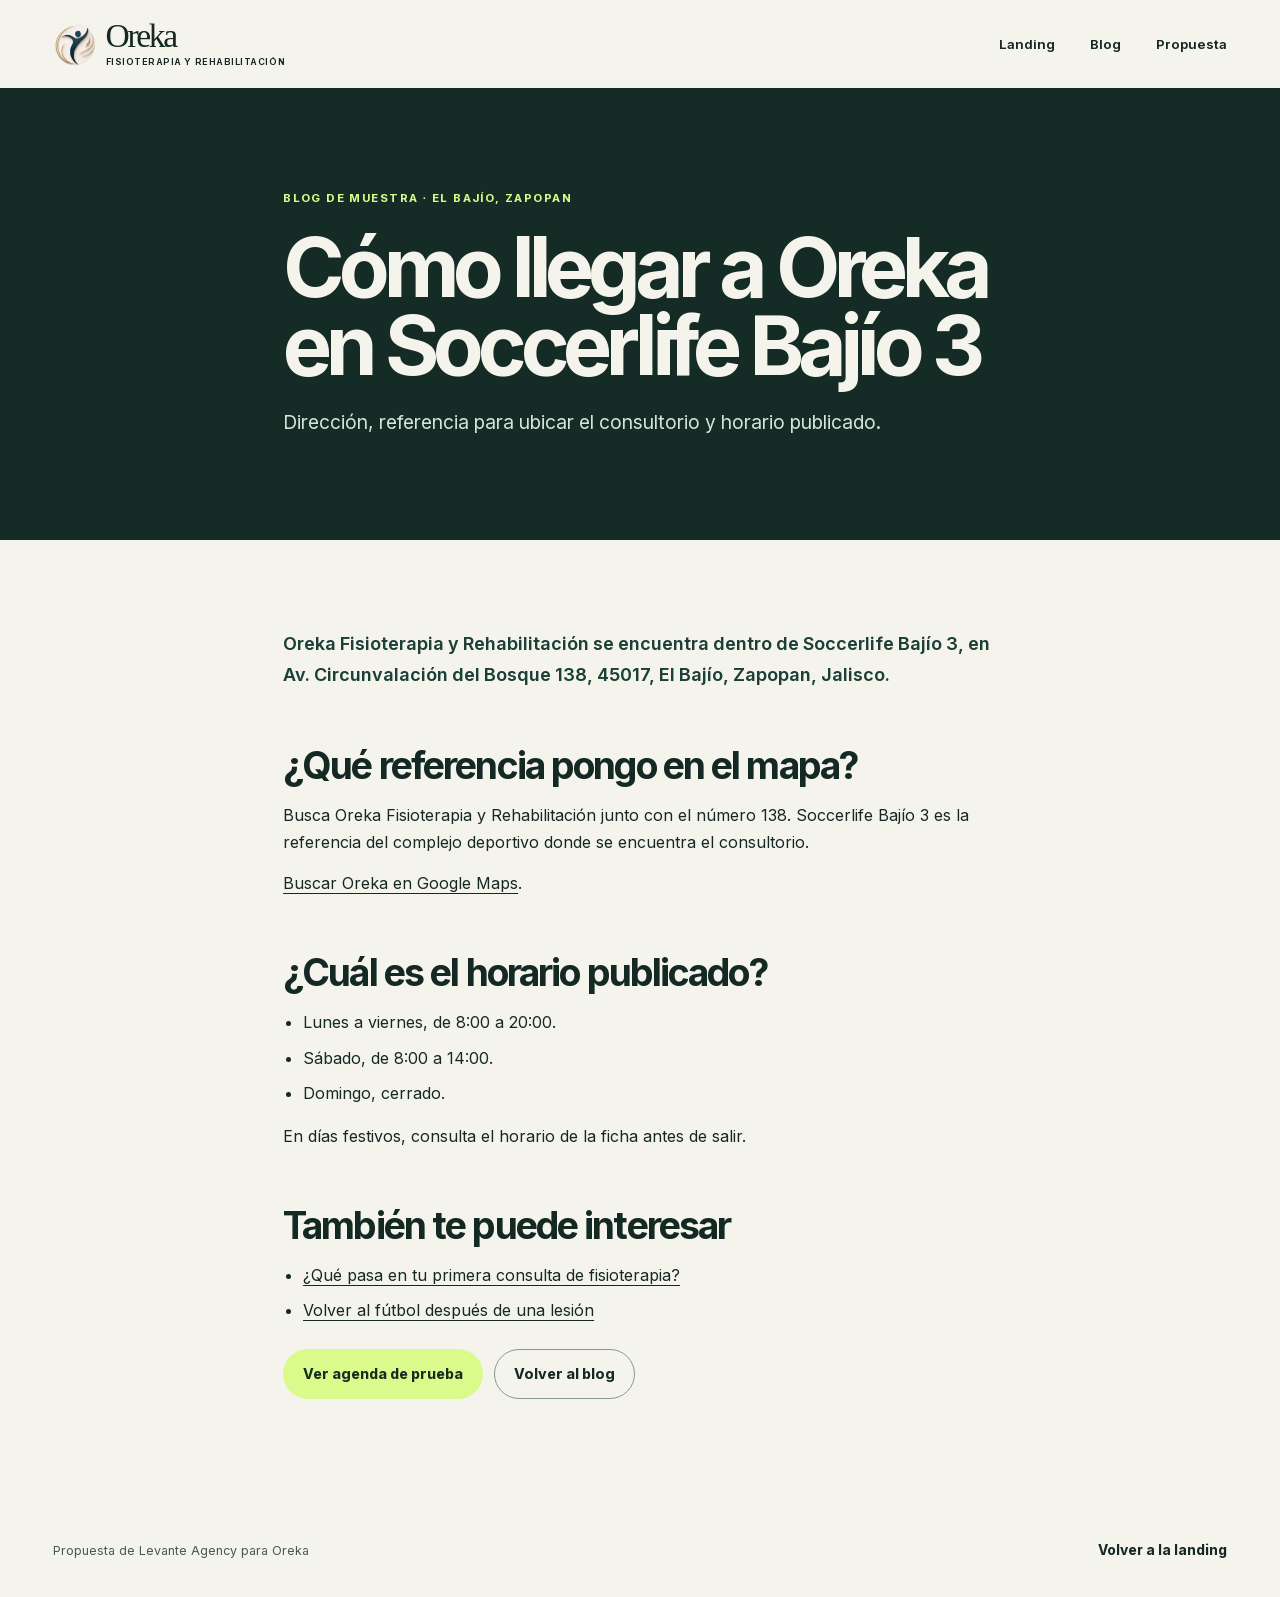
<file: blog/como-llegar-a-oreka/index.html>
<!doctype html>
<html lang="es-MX">
<head>
  <meta charset="utf-8">
  <meta name="viewport" content="width=device-width, initial-scale=1">
  <meta name="theme-color" content="#142c25">
  <meta name="robots" content="noindex, nofollow">
  <title>Cómo llegar a Oreka en Soccerlife Bajío 3 | Oreka</title>
  <meta name="description" content="Dirección, referencia para ubicar el consultorio y horario publicado.">
  <meta property="og:title" content="Cómo llegar a Oreka en Soccerlife Bajío 3 | Oreka">
  <meta property="og:description" content="Dirección, referencia para ubicar el consultorio y horario publicado.">
  <link rel="canonical" href="https://gonzalosystems.github.io/oreka-fisioterapia/blog/como-llegar-a-oreka/">
  <link rel="icon" href="../../assets/oreka-logo.webp" type="image/webp">
  <link rel="stylesheet" href="../../styles.css">
  <link rel="stylesheet" href="../../crecimiento.css">
</head>
<body>
  <a class="skip" href="#contenido">Ir al contenido</a>
  <header class="header shell growth-header">
    <a class="brand" href="../../index.html" aria-label="Oreka, volver a la landing">
      <img src="../../assets/oreka-logo.webp" width="42" height="42" alt="">
      <span>Oreka<small>Fisioterapia y rehabilitación</small></span>
    </a>
    <nav aria-label="Navegación de la propuesta"><a href="../../index.html">Landing</a><a href="../../blog/index.html">Blog</a><a href="../../propuesta/index.html">Propuesta</a></nav>
  </header>
  <main id="contenido">
    <section class="growth-hero">
      <div class="shell article-shell">
        <p class="eyebrow">Blog de muestra · El Bajío, Zapopan</p>
        <h1>Cómo llegar a Oreka en Soccerlife Bajío 3</h1>
        <p class="lead">Dirección, referencia para ubicar el consultorio y horario publicado.</p>

      </div>
    </section>
    <article class="shell article-shell growth-block article-body">
    <p class="summary">Oreka Fisioterapia y Rehabilitación se encuentra dentro de Soccerlife Bajío 3, en Av. Circunvalación del Bosque 138, 45017, El Bajío, Zapopan, Jalisco.</p>
    <h2>¿Qué referencia pongo en el mapa?</h2>
    <p>Busca Oreka Fisioterapia y Rehabilitación junto con el número 138. Soccerlife Bajío 3 es la referencia del complejo deportivo donde se encuentra el consultorio.</p>
    <p><a href="https://www.google.com/maps/search/?api=1&amp;query=Oreka%20fisioterapia%20y%20rehabilitaci%C3%B3n%2C%20Av.%20Circunvalaci%C3%B3n%20del%20Bosque%20138%2C%20Zapopan">Buscar Oreka en Google Maps</a>.</p>
    <h2>¿Cuál es el horario publicado?</h2>
    <ul><li>Lunes a viernes, de 8:00 a 20:00.</li><li>Sábado, de 8:00 a 14:00.</li><li>Domingo, cerrado.</li></ul>
    <p>En días festivos, consulta el horario de la ficha antes de salir.</p>

    <h2>También te puede interesar</h2>
    <ul><li><a href="../primera-consulta/index.html">¿Qué pasa en tu primera consulta de fisioterapia?</a></li><li><a href="../volver-al-futbol/index.html">Volver al fútbol después de una lesión</a></li></ul>
    <div class="growth-actions">
      <a class="button button-primary" href="../../index.html#cita">Ver agenda de prueba</a>
      <a class="button button-outline" href="../index.html">Volver al blog</a>
    </div>
    </article>
  </main>
  <footer class="footer shell growth-footer">
    <p>Propuesta de Levante Agency para Oreka</p>
    <a class="text-link" href="../../index.html">Volver a la landing</a>
  </footer>
</body>
</html>
</file>
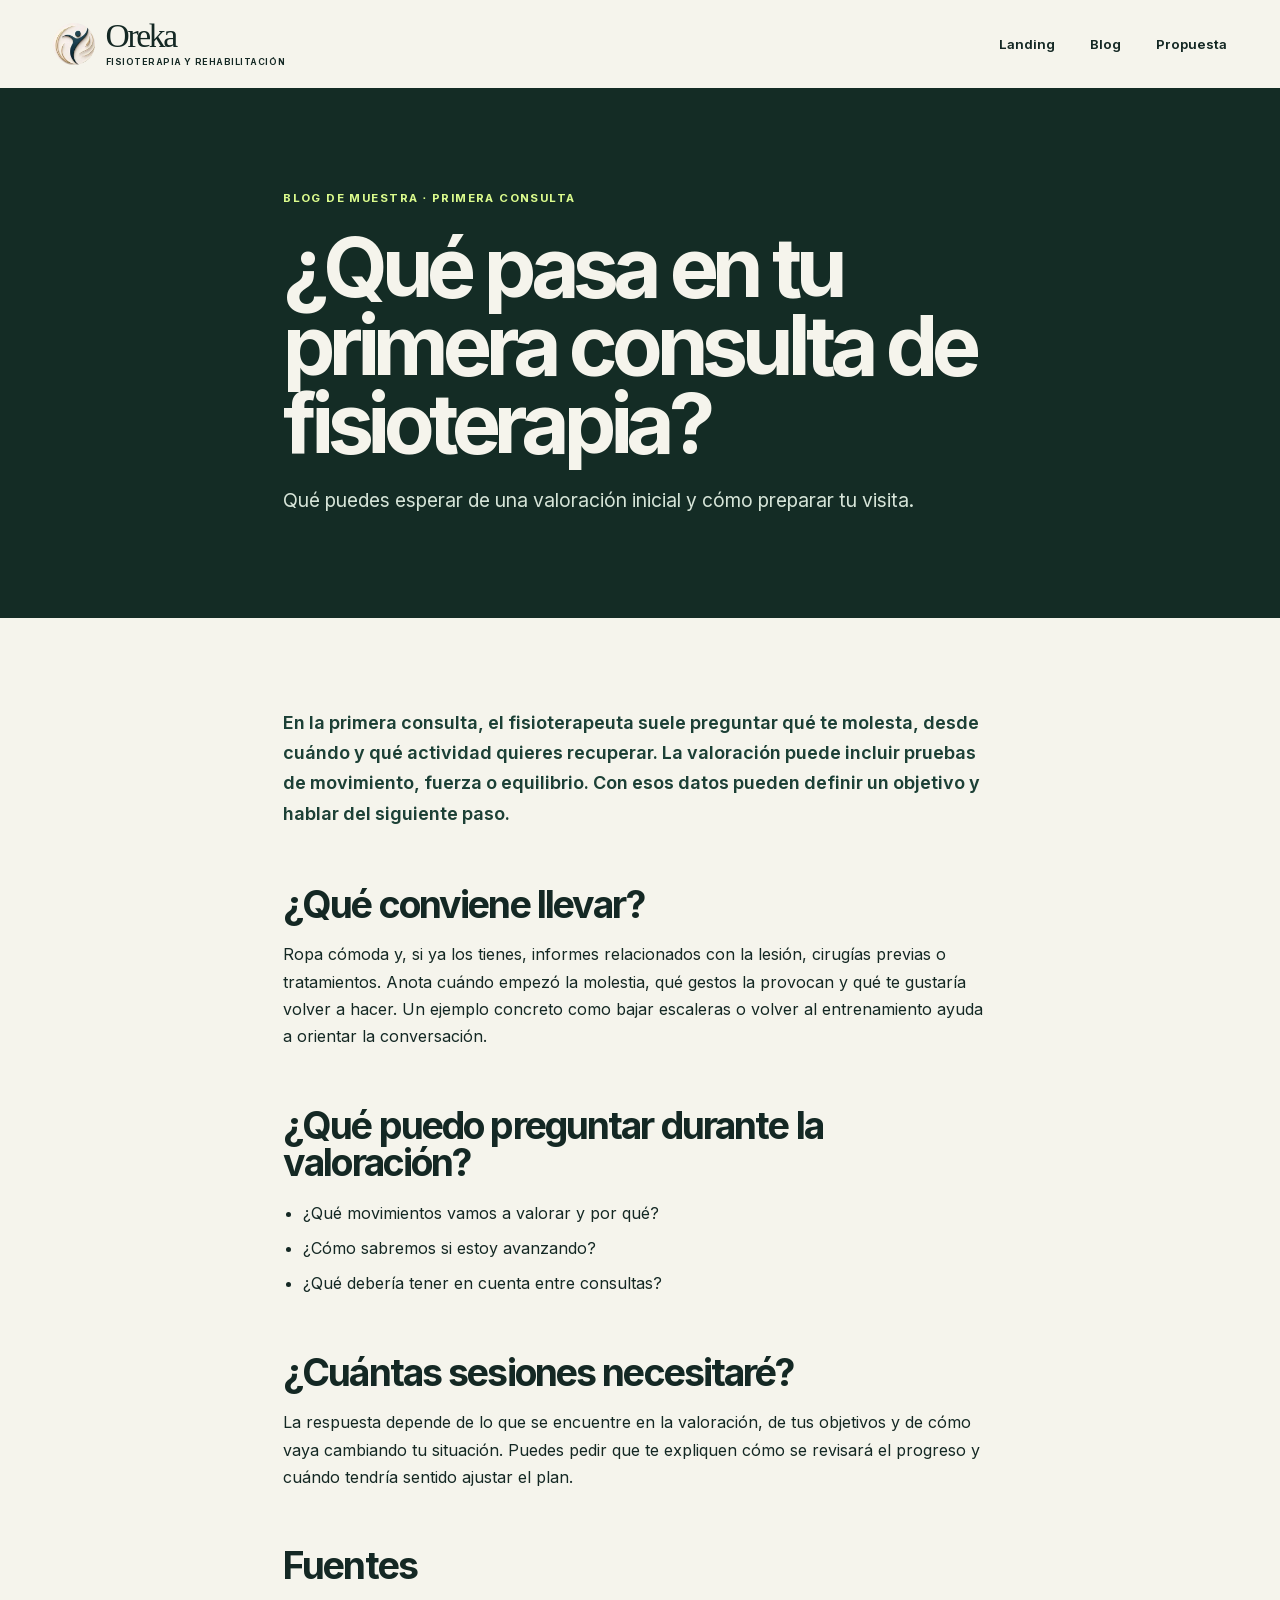
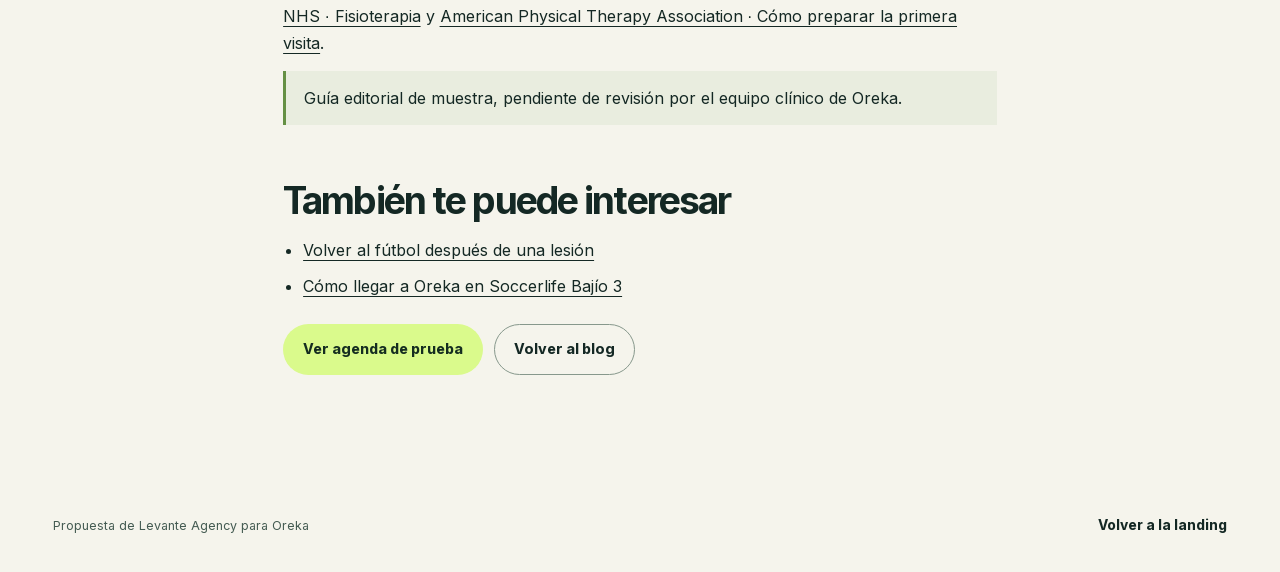
<file: blog/primera-consulta/index.html>
<!doctype html>
<html lang="es-MX">
<head>
  <meta charset="utf-8">
  <meta name="viewport" content="width=device-width, initial-scale=1">
  <meta name="theme-color" content="#142c25">
  <meta name="robots" content="noindex, nofollow">
  <title>¿Qué pasa en tu primera consulta de fisioterapia? | Oreka</title>
  <meta name="description" content="Qué puedes esperar de una valoración inicial y cómo preparar tu visita.">
  <meta property="og:title" content="¿Qué pasa en tu primera consulta de fisioterapia? | Oreka">
  <meta property="og:description" content="Qué puedes esperar de una valoración inicial y cómo preparar tu visita.">
  <link rel="canonical" href="https://gonzalosystems.github.io/oreka-fisioterapia/blog/primera-consulta/">
  <link rel="icon" href="../../assets/oreka-logo.webp" type="image/webp">
  <link rel="stylesheet" href="../../styles.css">
  <link rel="stylesheet" href="../../crecimiento.css">
</head>
<body>
  <a class="skip" href="#contenido">Ir al contenido</a>
  <header class="header shell growth-header">
    <a class="brand" href="../../index.html" aria-label="Oreka, volver a la landing">
      <img src="../../assets/oreka-logo.webp" width="42" height="42" alt="">
      <span>Oreka<small>Fisioterapia y rehabilitación</small></span>
    </a>
    <nav aria-label="Navegación de la propuesta"><a href="../../index.html">Landing</a><a href="../../blog/index.html">Blog</a><a href="../../propuesta/index.html">Propuesta</a></nav>
  </header>
  <main id="contenido">
    <section class="growth-hero">
      <div class="shell article-shell">
        <p class="eyebrow">Blog de muestra · Primera consulta</p>
        <h1>¿Qué pasa en tu primera consulta de fisioterapia?</h1>
        <p class="lead">Qué puedes esperar de una valoración inicial y cómo preparar tu visita.</p>

      </div>
    </section>
    <article class="shell article-shell growth-block article-body">
    <p class="summary">En la primera consulta, el fisioterapeuta suele preguntar qué te molesta, desde cuándo y qué actividad quieres recuperar. La valoración puede incluir pruebas de movimiento, fuerza o equilibrio. Con esos datos pueden definir un objetivo y hablar del siguiente paso.</p>
    <h2>¿Qué conviene llevar?</h2>
    <p>Ropa cómoda y, si ya los tienes, informes relacionados con la lesión, cirugías previas o tratamientos. Anota cuándo empezó la molestia, qué gestos la provocan y qué te gustaría volver a hacer. Un ejemplo concreto como bajar escaleras o volver al entrenamiento ayuda a orientar la conversación.</p>
    <h2>¿Qué puedo preguntar durante la valoración?</h2>
    <ul><li>¿Qué movimientos vamos a valorar y por qué?</li><li>¿Cómo sabremos si estoy avanzando?</li><li>¿Qué debería tener en cuenta entre consultas?</li></ul>
    <h2>¿Cuántas sesiones necesitaré?</h2>
    <p>La respuesta depende de lo que se encuentre en la valoración, de tus objetivos y de cómo vaya cambiando tu situación. Puedes pedir que te expliquen cómo se revisará el progreso y cuándo tendría sentido ajustar el plan.</p>
    <h2>Fuentes</h2>
    <p><a href="https://www.nhs.uk/tests-and-treatments/physiotherapy/">NHS · Fisioterapia</a> y <a href="https://www.choosept.com/why-physical-therapy/prepare">American Physical Therapy Association · Cómo preparar la primera visita</a>.</p>
    <p class="growth-note">Guía editorial de muestra, pendiente de revisión por el equipo clínico de Oreka.</p>
    <h2>También te puede interesar</h2>
    <ul><li><a href="../volver-al-futbol/index.html">Volver al fútbol después de una lesión</a></li><li><a href="../como-llegar-a-oreka/index.html">Cómo llegar a Oreka en Soccerlife Bajío 3</a></li></ul>
    <div class="growth-actions">
      <a class="button button-primary" href="../../index.html#cita">Ver agenda de prueba</a>
      <a class="button button-outline" href="../index.html">Volver al blog</a>
    </div>
    </article>
  </main>
  <footer class="footer shell growth-footer">
    <p>Propuesta de Levante Agency para Oreka</p>
    <a class="text-link" href="../../index.html">Volver a la landing</a>
  </footer>
</body>
</html>
</file>
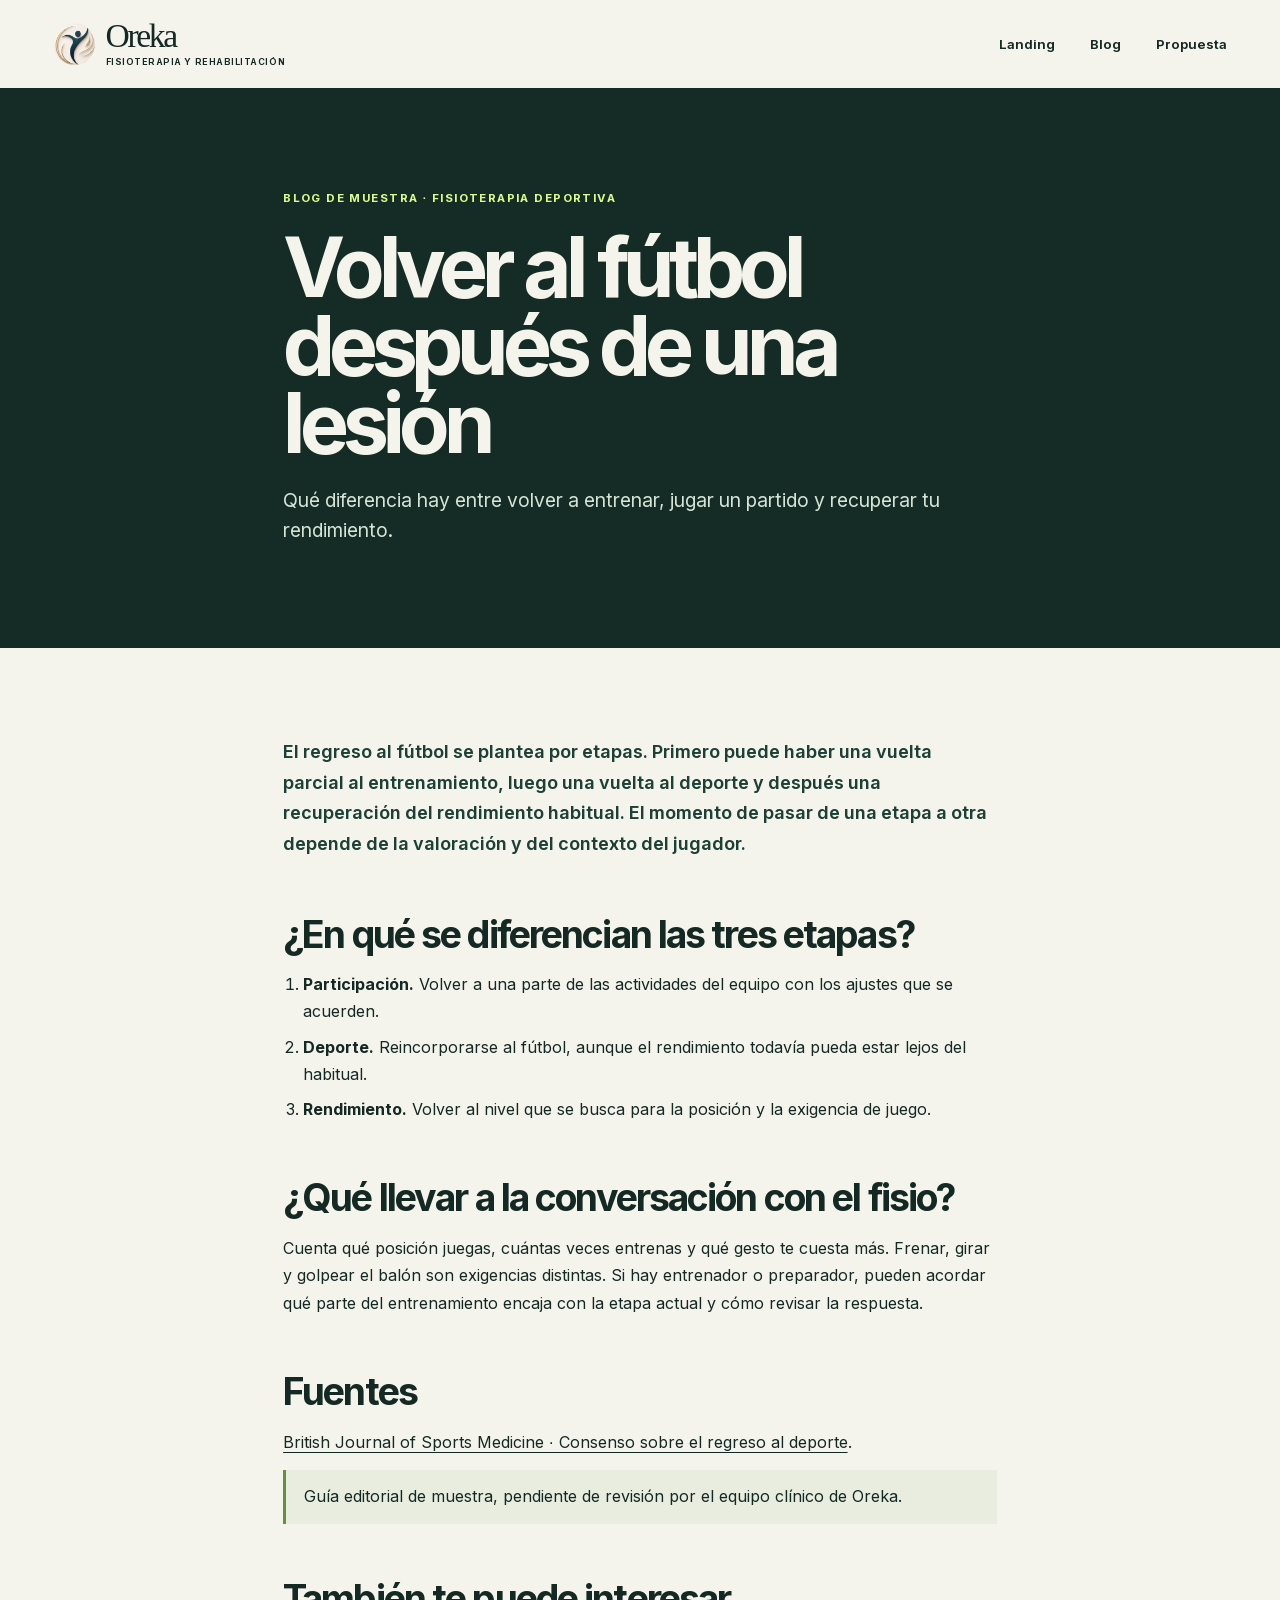
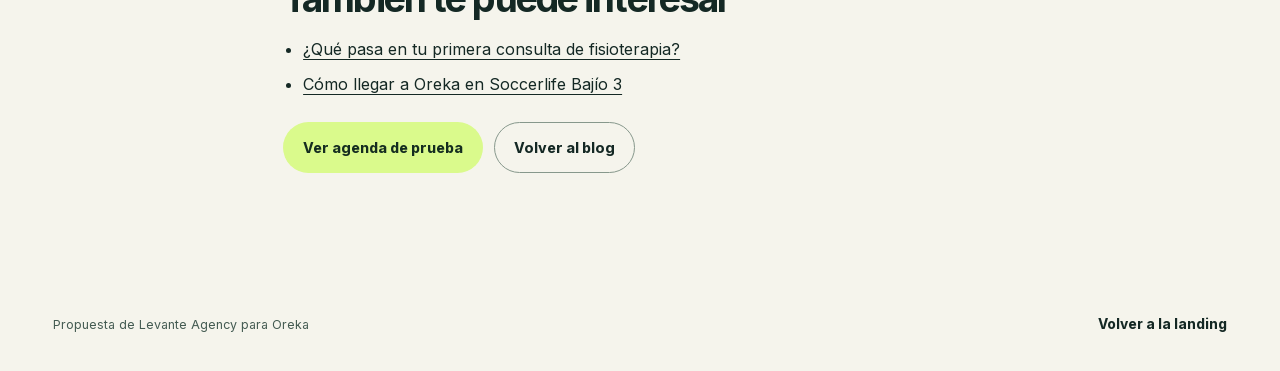
<file: blog/volver-al-futbol/index.html>
<!doctype html>
<html lang="es-MX">
<head>
  <meta charset="utf-8">
  <meta name="viewport" content="width=device-width, initial-scale=1">
  <meta name="theme-color" content="#142c25">
  <meta name="robots" content="noindex, nofollow">
  <title>Volver al fútbol después de una lesión | Oreka</title>
  <meta name="description" content="Qué diferencia hay entre volver a entrenar, jugar un partido y recuperar tu rendimiento.">
  <meta property="og:title" content="Volver al fútbol después de una lesión | Oreka">
  <meta property="og:description" content="Qué diferencia hay entre volver a entrenar, jugar un partido y recuperar tu rendimiento.">
  <link rel="canonical" href="https://gonzalosystems.github.io/oreka-fisioterapia/blog/volver-al-futbol/">
  <link rel="icon" href="../../assets/oreka-logo.webp" type="image/webp">
  <link rel="stylesheet" href="../../styles.css">
  <link rel="stylesheet" href="../../crecimiento.css">
</head>
<body>
  <a class="skip" href="#contenido">Ir al contenido</a>
  <header class="header shell growth-header">
    <a class="brand" href="../../index.html" aria-label="Oreka, volver a la landing">
      <img src="../../assets/oreka-logo.webp" width="42" height="42" alt="">
      <span>Oreka<small>Fisioterapia y rehabilitación</small></span>
    </a>
    <nav aria-label="Navegación de la propuesta"><a href="../../index.html">Landing</a><a href="../../blog/index.html">Blog</a><a href="../../propuesta/index.html">Propuesta</a></nav>
  </header>
  <main id="contenido">
    <section class="growth-hero">
      <div class="shell article-shell">
        <p class="eyebrow">Blog de muestra · Fisioterapia deportiva</p>
        <h1>Volver al fútbol después de una lesión</h1>
        <p class="lead">Qué diferencia hay entre volver a entrenar, jugar un partido y recuperar tu rendimiento.</p>

      </div>
    </section>
    <article class="shell article-shell growth-block article-body">
    <p class="summary">El regreso al fútbol se plantea por etapas. Primero puede haber una vuelta parcial al entrenamiento, luego una vuelta al deporte y después una recuperación del rendimiento habitual. El momento de pasar de una etapa a otra depende de la valoración y del contexto del jugador.</p>
    <h2>¿En qué se diferencian las tres etapas?</h2>
    <ol><li><strong>Participación.</strong> Volver a una parte de las actividades del equipo con los ajustes que se acuerden.</li><li><strong>Deporte.</strong> Reincorporarse al fútbol, aunque el rendimiento todavía pueda estar lejos del habitual.</li><li><strong>Rendimiento.</strong> Volver al nivel que se busca para la posición y la exigencia de juego.</li></ol>
    <h2>¿Qué llevar a la conversación con el fisio?</h2>
    <p>Cuenta qué posición juegas, cuántas veces entrenas y qué gesto te cuesta más. Frenar, girar y golpear el balón son exigencias distintas. Si hay entrenador o preparador, pueden acordar qué parte del entrenamiento encaja con la etapa actual y cómo revisar la respuesta.</p>
    <h2>Fuentes</h2>
    <p><a href="https://bjsm.bmj.com/content/50/14/853">British Journal of Sports Medicine · Consenso sobre el regreso al deporte</a>.</p>
    <p class="growth-note">Guía editorial de muestra, pendiente de revisión por el equipo clínico de Oreka.</p>
    <h2>También te puede interesar</h2>
    <ul><li><a href="../primera-consulta/index.html">¿Qué pasa en tu primera consulta de fisioterapia?</a></li><li><a href="../como-llegar-a-oreka/index.html">Cómo llegar a Oreka en Soccerlife Bajío 3</a></li></ul>
    <div class="growth-actions">
      <a class="button button-primary" href="../../index.html#cita">Ver agenda de prueba</a>
      <a class="button button-outline" href="../index.html">Volver al blog</a>
    </div>
    </article>
  </main>
  <footer class="footer shell growth-footer">
    <p>Propuesta de Levante Agency para Oreka</p>
    <a class="text-link" href="../../index.html">Volver a la landing</a>
  </footer>
</body>
</html>
</file>
<file: styles.css>
@font-face {
  font-family: Inter;
  src: url("assets/inter.woff2") format("woff2");
  font-weight: 100 900;
  font-display: swap;
}
:root {
  --paper: #f5f4ec;
  --ink: #142824;
  --muted: #445b52;
  --green: #1c4036;
  --acid: #dafa8c;
  --line: #ced5c9;
  --serif: Georgia, "Times New Roman", serif;
  --gutter: clamp(1.15rem, 4.15vw, 4.25rem);
}
* { box-sizing: border-box; }
html { scroll-behavior: smooth; }
body { margin: 0; background: var(--paper); color: var(--ink); font: 400 1rem/1.55 Inter, Arial, sans-serif; }
body, figure, blockquote, p, h1, h2, h3, ol { margin: 0; }
img { display: block; width: 100%; height: 100%; object-fit: cover; }
a { color: inherit; text-decoration: none; }
button { font: inherit; color: inherit; cursor: pointer; }
button:disabled { cursor: default; }
:focus-visible { outline: 3px solid #477a30; outline-offset: 4px; }
.motion :focus-visible, .booking :focus-visible { outline-color: #86ae53; }
.shell { width: min(100%, 1512px); margin-inline: auto; padding-inline: var(--gutter); }
.skip { position: absolute; z-index: 10; left: 1rem; top: .5rem; transform: translateY(-150%); padding: .75rem 1rem; background: white; }
.skip:focus { transform: none; }
.sr-only { position: absolute; width: 1px; height: 1px; clip-path: inset(50%); overflow: hidden; white-space: nowrap; }
.header { display: flex; align-items: center; justify-content: space-between; min-height: 88px; gap: 1rem; }
.brand { display: inline-flex; align-items: center; gap: .65rem; font: 500 2.1rem/.9 var(--serif); letter-spacing: -.07em; flex-shrink: 0; }
.brand img { width: 42px; height: 42px; border-radius: 50%; }
.brand small { display: block; margin-top: .38rem; font: 650 .56rem/1 Inter, Arial, sans-serif; letter-spacing: .06em; text-transform: uppercase; }
.header nav { display: flex; gap: clamp(1.1rem, 3.35vw, 3.5rem); font-size: .83rem; font-weight: 640; }
.header nav a:hover, .text-link:hover { text-decoration: underline; text-underline-offset: .24em; }
.button { display: inline-flex; align-items: center; justify-content: space-between; gap: 1.2rem; padding: .77rem 1.2rem; min-height: 48px; border: 1px solid transparent; border-radius: 99px; font-size: .89rem; font-weight: 740; transition: background .18s, color .18s, transform .18s; }
.button:hover:not(:disabled) { transform: translateY(-2px); }
.button span { font-size: 1.18em; }
.button-outline { border-color: #87988c; }
.button-outline:hover { background: #e4e9df; }
.button-primary { background: var(--acid); color: #152d20; }
.button-primary:hover:not(:disabled) { background: #cbe978; }
.button-primary:disabled { background: #e7ebdb; color: #526254; }
.hero { display: grid; grid-template-columns: 1fr 1.05fr; align-items: stretch; padding-top: 8px; padding-bottom: 2.15rem; }
.hero-copy { position: relative; align-self: stretch; display: flex; align-items: flex-start; flex-direction: column; justify-content: center; min-width: 0; padding: 3rem 1rem 5.3rem 0; }
.eyebrow { display: flex; align-items: center; gap: .58rem; font-size: .71rem; font-weight: 720; letter-spacing: .125em; text-transform: uppercase; }
.dot { display: inline-block; width: .55rem; height: .55rem; background: #659044; border-radius: 50%; flex: 0 0 auto; }
.hero h1 { font-size: clamp(4.15rem, 8.1vw, 8.6rem); font-weight: 780; line-height: .9; letter-spacing: -.079em; margin: 1.5rem 0 1.35rem -.075em; }
.period { color: #668d43; }
.accent-mark { box-shadow: inset 0 -.25em var(--acid); box-decoration-break: clone; -webkit-box-decoration-break: clone; }
.hero-description { max-width: 28rem; color: var(--muted); font-size: clamp(.97rem, 1.35vw, 1.19rem); margin-bottom: 1.65rem; }
.scroll-link { position: absolute; bottom: 1rem; display: inline-flex; align-items: center; gap: .65rem; font-size: .73rem; font-weight: 650; }
.scroll-link span { display: grid; place-items: center; border: 1px solid #aab8a9; width: 28px; height: 28px; border-radius: 50%; }
.hero-image { position: relative; overflow: hidden; isolation: isolate; height: clamp(460px, 48vw, 694px); border-radius: 3px 3px 3px 72px; background: #36513b; }
.hero-image img { object-position: center 50%; }
.hero-image::after { content: ""; position: absolute; inset: 35% 0 0; pointer-events: none; background: linear-gradient(transparent 50%, #101b13e0); }
.hero-image figcaption { position: absolute; z-index: 1; left: 2rem; right: 1.45rem; bottom: 1.24rem; color: #fff; display: flex; align-items: center; gap: .55rem; font-size: .73rem; font-weight: 650; }
.hero-image figcaption span { margin-left: auto; opacity: .85; }
.hero-image figcaption i { width: 6px; height: 6px; background: var(--acid); border-radius: 50%; }
.finder { position: absolute; top: 1.25rem; right: 1.25rem; width: 36px; height: 36px; border-top: 1px solid #f7ffe4b3; border-right: 1px solid #f7ffe4b3; }
.service-strip { background: var(--acid); }
.service-strip .shell { display: flex; justify-content: space-between; gap: 1rem; padding-block: 1.05rem; }
.service-strip span { display: flex; align-items: center; gap: .6rem; font-size: clamp(.65rem,1.25vw,.91rem); font-weight: 720; white-space: nowrap; }
.service-strip i { font-style: normal; }
h2 { font-weight: 700; font-size: clamp(2.5rem, 5.5vw, 6rem); line-height: .94; letter-spacing: -.085em; }
h2 em { font: italic 400 1.055em/.9 var(--serif); letter-spacing: -.078em; }
.motion { background: #142c25; color: #f3f6e9; }
.motion.is-animated { height: 235svh; }
.motion.is-animated .motion-sticky { position: sticky; top: 0; min-height: 100svh; display: grid; align-items: center; }
.motion-inner { display: grid; grid-template-columns: minmax(0,1fr) minmax(0,3fr); align-items: center; gap: clamp(.8rem,2vw,2rem); padding-block: clamp(1.6rem,5vh,4rem); }
.motion .dot, .booking .dot { background: var(--acid); }
.motion h2, .booking h2 { margin-top: 1rem; }
.motion h2 { font-size: clamp(2rem,4.35vw,4.7rem); }
.motion h2 em { display: block; margin-top: .14em; }
.motion h2 em, .booking h2 em { color: var(--acid); }
.motion-figure { width: 100%; max-width: min(100%, 120svh); margin-inline: auto; min-width: 0; }
.motion-figure canvas { display: block; width: 100%; height: auto; aspect-ratio: 1000/480; border-radius: 5px 5px 34px 5px; background: #355449; }
.motion-track { height: 3px; margin-top: .55rem; overflow: hidden; border-radius: 3px; background: #ffffff36; }
.motion-track span { display: block; height: 100%; background: var(--acid); transform: scaleX(0); transform-origin: left; }
.motion-steps { grid-column: 1/-1; display: grid; grid-template-columns: repeat(3,minmax(0,1fr)); gap: clamp(.8rem,2vw,2rem); list-style: none; padding: 0; }
.motion-steps li { display: grid; grid-template-columns: auto 1fr; gap: .6rem; border-top: 1px solid #ffffff31; padding: .85rem 0; }
.motion-steps li.is-current { border-top-color: var(--acid); }
.step-number { color: #b3c7b8; font-size: .66rem; padding-top: .28em; font-variant-numeric: tabular-nums; }
.is-current .step-number { color: var(--acid); }
.motion-steps h3 { font-size: .96rem; line-height: 1.25; letter-spacing: -.025em; margin-bottom: .28rem; }
.motion-steps p { color: #c3d2c8; font-size: .77rem; line-height: 1.46; }
.sport { display: grid; grid-template-columns: 1fr 1fr; align-items: center; gap: clamp(2rem,6vw,7rem); padding-block: clamp(4.5rem,10vw,9.75rem); }
.section-intro h2, .story h2, .location h2 { margin: 1.25rem 0 1.45rem; }
.section-intro p:last-child, .story-copy > p:not(.eyebrow), .location-detail p { color: var(--muted); max-width: 33rem; }
.team-image, .story-image { position: relative; isolation: isolate; overflow: hidden; background: #314939; }
.team-image { height: clamp(250px,35vw,520px); border-radius: 4px 4px 68px 4px; }
.team-image img { object-position: 50% 42%; }
.team-image figcaption, .story-image figcaption { position: absolute; bottom: 1rem; left: 1rem; padding: .42rem .75rem; border-radius: 40px; color: white; background: #142824e8; font-size: .7rem; }
.story { background: #e8ede2; }
.story-grid { display: grid; grid-template-columns: 1.03fr .97fr; gap: clamp(2rem,7vw,8rem); align-items: center; padding-block: clamp(3rem,8vw,7.5rem); }
.story-image { border-radius: 3px 65px 3px 3px; height: clamp(260px,38vw,540px); }
.story-image img { object-position: 50% 38%; }
.story blockquote { color: #24493c; font: italic 400 clamp(1.6rem,3.2vw,3.2rem)/1.08 var(--serif); letter-spacing: -.05em; margin: 1rem 0 .8rem; }
.text-link { display: inline-block; font-size: .86rem; font-weight: 730; }
.story .text-link { margin-top: 1rem; }
.location { padding-block: clamp(4.25rem,8vw,7.75rem); display: grid; grid-template-columns: 1.2fr .8fr; gap: clamp(2rem,6vw,7rem); align-items: end; }
.location h2 { margin-bottom: 0; }
.location address { font-style: normal; margin-bottom: .85rem; color: var(--muted); }
.location address strong { display: block; font-size: 1.17rem; color: var(--ink); }
.location-detail .button { margin-top: 1.15rem; margin-right: .6rem; }
.location-detail address { margin-top: .85rem; }
.google-profile { margin-top: .8rem; }
.location-hours { margin-top: .8rem; font-size: .83rem; }
.booking { background: #1b392f; color: #f3f6e9; }
.booking-inner { display: grid; grid-template-columns: .8fr 1.2fr; align-items: start; gap: clamp(2rem,6vw,6rem); padding-block: clamp(3rem,8vw,7.5rem); }
.booking-copy p:last-child { margin-top: 1.15rem; max-width: 22rem; color: #d3dfd3; }
.calendar { color: var(--ink); background: #fbfcf5; border-radius: 5px 36px 5px 5px; padding: clamp(.9rem,3vw,2rem); min-width: 0; }
.calendar-heading { display: flex; justify-content: space-between; align-items: start; gap: .6rem; padding-bottom: 1.05rem; border-bottom: 1px solid var(--line); }
.calendar-heading h3 { font-size: clamp(1.15rem,2.2vw,1.7rem); letter-spacing: -.055em; }
.calendar-heading h3 small { font-size: .62em; font-weight: 600; color: var(--muted); letter-spacing: -.02em; }
.calendar-heading p { font-size: .8rem; color: var(--muted); }
.calendar-clock { border: 1px solid var(--line); border-radius: 30px; padding: .25rem .5rem; font-size: .8rem; white-space: nowrap; font-weight: 750; }
.calendar-clock span { font-size: .62rem; }
.week-heading { display: grid; grid-template-columns: 44px 1fr 44px; align-items: center; text-align: center; margin: .65rem 0; }
.week-heading p { font-size: .86rem; font-weight: 720; }
.week-heading button { background: transparent; border: 1px solid var(--line); border-radius: 50%; min-height: 44px; font-size: 1.45rem; line-height: 1; }
.week-heading button:disabled { opacity: .4; }
.choice-field { margin: 0; padding: 0; border: 0; min-inline-size: 0; }
.choice-field + .choice-field { margin-top: 1rem; }
.choice-field legend:not(.sr-only) { font-size: .82rem; font-weight: 700; margin-bottom: .45rem; padding: 0; }
.days, .slots { display: grid; gap: .35rem; }
.days { grid-template-columns: repeat(7,minmax(0,1fr)); }
.slots { grid-template-columns: repeat(4,minmax(0,1fr)); }
.choice { position: relative; min-width: 0; cursor: pointer; }
.choice input { position: absolute; margin: 0; width: 100%; height: 100%; inset: 0; opacity: 0; cursor: inherit; }
.choice span { display: flex; min-height: 46px; border: 1px solid var(--line); border-radius: 8px; align-items: center; justify-content: center; flex-direction: column; font-size: .82rem; font-weight: 700; }
.choice small { font-size: .67rem; font-weight: 550; text-transform: capitalize; }
.choice input:focus-visible + span { outline: 3px solid #477a30; outline-offset: 1px; }
.choice input:checked + span { background: var(--green); color: #fff; border-color: var(--green); }
.choice input:disabled + span { color: #68766b; background: #f0f2e9; border-color: #e5e9df; }
.choice:has(input:disabled) { cursor: default; }
.choice:hover input:not(:disabled,:checked) + span, .week-heading button:hover:not(:disabled) { background: #edf1e5; }
.reserve { width: 100%; margin-top: 1.15rem; }
#confirmation { margin-top: .75rem; color: var(--green); font-size: .87rem; font-weight: 650; }
.empty-slots { grid-column: 1/-1; font-size: .83rem; color: var(--muted); }
.footer { display: flex; gap: 1rem; align-items: center; justify-content: space-between; padding-block: 1.5rem; }
.footer p { color: var(--muted); font-size: .78rem; }
@media (max-width: 900px) {
  .motion-inner { grid-template-columns: minmax(0,.85fr) minmax(0,2.15fr); gap: 1.1rem; }
}
@media (max-width: 660px) {
  .header { min-height: 69px; }
  .header nav { display: none; }
  .brand { font-size: 1.75rem; }
  .brand img { width: 35px; height: 35px; }
  .brand small { font-size: .49rem; }
  .header-book { padding: .5rem .75rem; gap: .4rem; min-height: 44px; font-size: .74rem; }
  .hero { grid-template-columns: 1fr; padding-bottom: 1.35rem; }
  .hero-copy { padding: 1.2rem 0 1.3rem; }
  .hero h1 { font-size: clamp(3.7rem,15vw,6.25rem); margin: 1.05rem 0 .93rem -.06em; }
  .hero-description { margin-bottom: 1.15rem; }
  .scroll-link { display: none; }
  .hero-image { height: clamp(250px,77vw,470px); border-bottom-left-radius: 48px; }
  .hero-image figcaption { left: 1.4rem; right: .85rem; bottom: .75rem; gap: .35rem; font-size: .62rem; }
  .service-strip .shell { flex-wrap: wrap; justify-content: space-around; gap: .35rem .55rem; padding-block: .8rem; }
  .service-strip span { gap: .25rem; white-space: normal; }
  .motion.is-animated { height: 188svh; }
  .motion-inner { grid-template-columns: minmax(0,1fr); padding-block: 1.3rem; gap: .8rem; }
  .motion h2 { font-size: clamp(2.1rem,9.5vw,4rem); margin-top: .65rem; min-height: 1.94em; }
  .motion h2 em { margin-top: .1em; }
  .motion-figure { max-width: min(100%,66svh); }
  .motion-figure canvas { aspect-ratio: 1000/640; border-bottom-right-radius: 22px; }
  .motion-steps { grid-template-columns: 1fr; gap: .45rem; }
  .motion-steps li { padding: .5rem 0 0; }
  .motion-steps h3 { font-size: .92rem; }
  .motion-steps p { font-size: .88rem; }
  .motion.is-animated .motion-steps li { grid-area: 1/1; border: 0; visibility: hidden; }
  .motion.is-animated .motion-steps li.is-current { visibility: visible; }
  .motion.is-animated .motion-steps h3 { position: absolute; width: 1px; height: 1px; overflow: hidden; clip-path: inset(50%); }
  .choice span { min-height: 48px; }
  .sport, .story-grid, .location, .booking-inner { grid-template-columns: 1fr; gap: 1.5rem; }
  .story-copy { grid-row: 1; }
  .team-image { height: clamp(245px,75vw,410px); }
  .story-image { height: clamp(245px,88vw,480px); }
  .location { gap: 1.15rem; }
  .footer { flex-wrap: wrap; }
  .footer p { order: 3; width: 100%; }
}
@media (max-width: 660px) and (max-height: 675px) {
  .motion-figure { max-width: min(100%,57svh); }
  .motion-inner { padding-block: .85rem; }
}
@media (max-width: 345px) {
  .brand { gap: .36rem; font-size: 1.55rem; }
  .brand small { font-size: .44rem; }
  .slots { grid-template-columns: repeat(3,minmax(0,1fr)); }
}
@media (prefers-reduced-motion: reduce) {
  *, *::before, *::after { scroll-behavior: auto !important; transition: none !important; }
  .motion.is-animated { height: auto; }
  .motion.is-animated .motion-sticky { position: static; min-height: 0; }
}
</file>
<file: crecimiento.css>
.growth-header nav { display:flex; gap:clamp(.8rem,3vw,2.2rem); }
.growth-header nav a { display:flex; align-items:center; min-height:44px; }
.growth-header nav a[aria-current] { text-decoration:underline; text-underline-offset:.25em; }
.growth-hero { background:#142c25; color:#f5f4ec; }
.growth-hero .shell { padding-block:clamp(3rem,8vw,7.5rem); }
.growth-hero .eyebrow, .growth-hero em { color:var(--acid); }
.growth-hero h1 { font-size:clamp(2.7rem,8vw,7.7rem); line-height:.94; letter-spacing:-.075em; max-width:13ch; margin:.24em 0 .28em; }
.growth-hero h1 em { font-family:var(--serif); font-weight:400; }
.growth-hero .lead { max-width:55ch; color:#d6e4d8; font-size:clamp(1rem,2vw,1.2rem); }
.growth-actions { display:flex; flex-wrap:wrap; gap:.65rem; margin-top:1.5rem; }
.growth-hero .button-outline { border-color:#a8c1ad; }
.growth-hero .button-outline:hover { background:#345449; }
.growth-block { padding-block:clamp(2.8rem,7vw,6rem); scroll-margin-top:1rem; }
.growth-block + .growth-block { border-top:1px solid var(--line); }
.growth-block h2 { font-size:clamp(2.15rem,5vw,4.7rem); line-height:1; margin-bottom:.45em; }
.growth-block .eyebrow { margin-bottom:.75rem; color:var(--muted); }
.growth-block .intro { color:var(--muted); max-width:58ch; margin-bottom:1.4rem; }
.growth-grid { display:grid; gap:1.2rem; grid-template-columns:repeat(3,minmax(0,1fr)); }
.growth-split { display:grid; gap:clamp(1.5rem,5vw,5rem); grid-template-columns:minmax(0,1fr) minmax(0,1fr); align-items:start; }
.growth-card { background:#edf0e5; border-radius:5px 5px 27px 5px; padding:clamp(1rem,2.5vw,1.8rem); }
.growth-card h3 { font-size:1.2rem; line-height:1.2; margin:.2rem 0 .45rem; }
.growth-card p { color:var(--muted); font-size:.93rem; }
.growth-card .text-link { display:inline-flex; align-items:center; min-height:44px; margin-top:.4rem; }
.blog-card { padding:0; overflow:hidden; display:flex; flex-direction:column; }
.blog-card img { width:100%; height:auto; aspect-ratio:16/9; object-fit:cover; }
.blog-card .card-body { padding:1.1rem; flex:1; }
.blog-card .eyebrow { margin-bottom:.5rem; font-size:.62rem; }
.profile { background:white; padding:0; border:1px solid var(--line); overflow:hidden; box-shadow:0 8px 30px #14282414; }
.profile .profile-cover { height:clamp(140px,23vw,240px); object-position:50% 56%; }
.profile-body { padding:clamp(1rem,3vw,1.65rem); }
.profile .eyebrow { margin-bottom:.35rem; }
.profile-data { margin:.85rem 0; }
.profile-data div { padding:.55rem 0; border-top:1px solid var(--line); }
.profile-data dt { font-weight:720; }
.profile-data dd { margin:0; color:var(--muted); }
.profile address { font-style:normal; }
.qr-card { margin:0; background:#1c4036; color:#f5f4ec; padding:clamp(1.3rem,4vw,2.4rem); text-align:center; border-radius:6px 6px 44px 6px; }
.qr-card h3 { color:var(--acid); font-size:clamp(1.45rem,3vw,2rem); margin-bottom:.6rem; }
.qr-card img { width:min(100%,235px); height:auto; margin:.95rem auto; image-rendering:pixelated; }
.qr-card figcaption { color:#d5e4d9; }
.qr-card .text-link { color:var(--acid); display:inline-flex; min-height:44px; align-items:center; }
.growth-block li + li { margin-top:.5rem; }
.growth-block ol, .growth-block ul { padding-left:1.25rem; }
.growth-block a:not(.button,.text-link), .article-body a:not(.button) { text-decoration:underline; text-underline-offset:.22em; overflow-wrap:anywhere; }
.growth-note { background:#e9eddf; border-left:3px solid #659044; padding:.85rem 1.1rem; margin-top:1.15rem; }
.article-shell { max-width:820px; }
.article-shell h1 { font-size:clamp(2.6rem,7vw,5.2rem); max-width:20ch; }
.article-body { line-height:1.7; }
.article-body h2 { margin:1.5em 0 .48em; font-size:clamp(1.55rem,4vw,2.35rem); letter-spacing:-.05em; }
.article-body p + p { margin-top:.85rem; }
.article-body .summary { font-size:1.12rem; color:var(--green); font-weight:630; }
.article-body .growth-actions { margin-bottom:1rem; }
.growth-footer .text-link { min-height:44px; display:inline-flex; align-items:center; }
@media(max-width:740px) {
  .growth-grid { grid-template-columns:1fr; }
  .growth-split { grid-template-columns:1fr; }
  .blog-card { display:grid; grid-template-columns:minmax(0,.7fr) minmax(0,1fr); }
  .blog-card img { height:100%; aspect-ratio:auto; }
}
@media(max-width:480px) {
  .growth-header { flex-wrap:wrap; gap:.35rem .8rem; padding-block:.8rem .35rem; }
  .growth-header nav { width:100%; justify-content:space-between; gap:.4rem; font-size:.77rem; }
  .blog-card { display:block; }
  .blog-card img { height:auto; aspect-ratio:16/8; }
}
</file>
